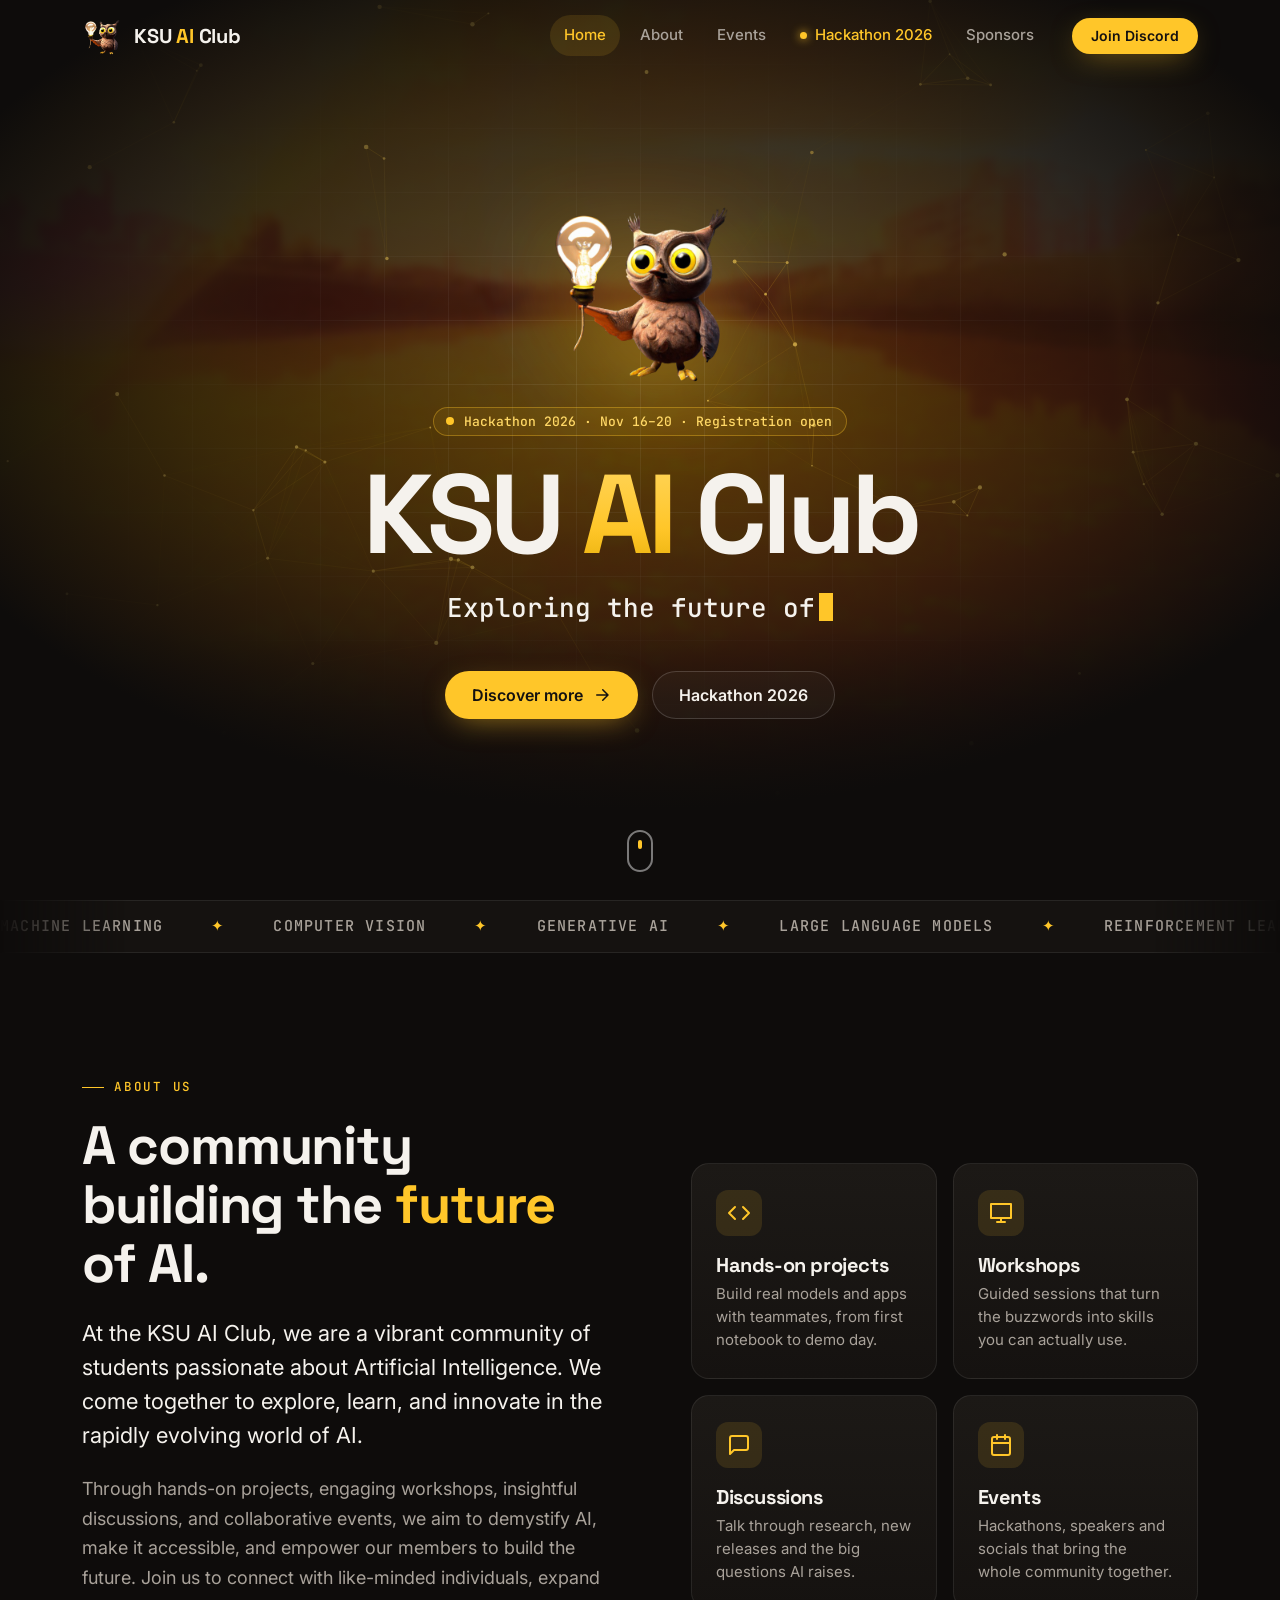
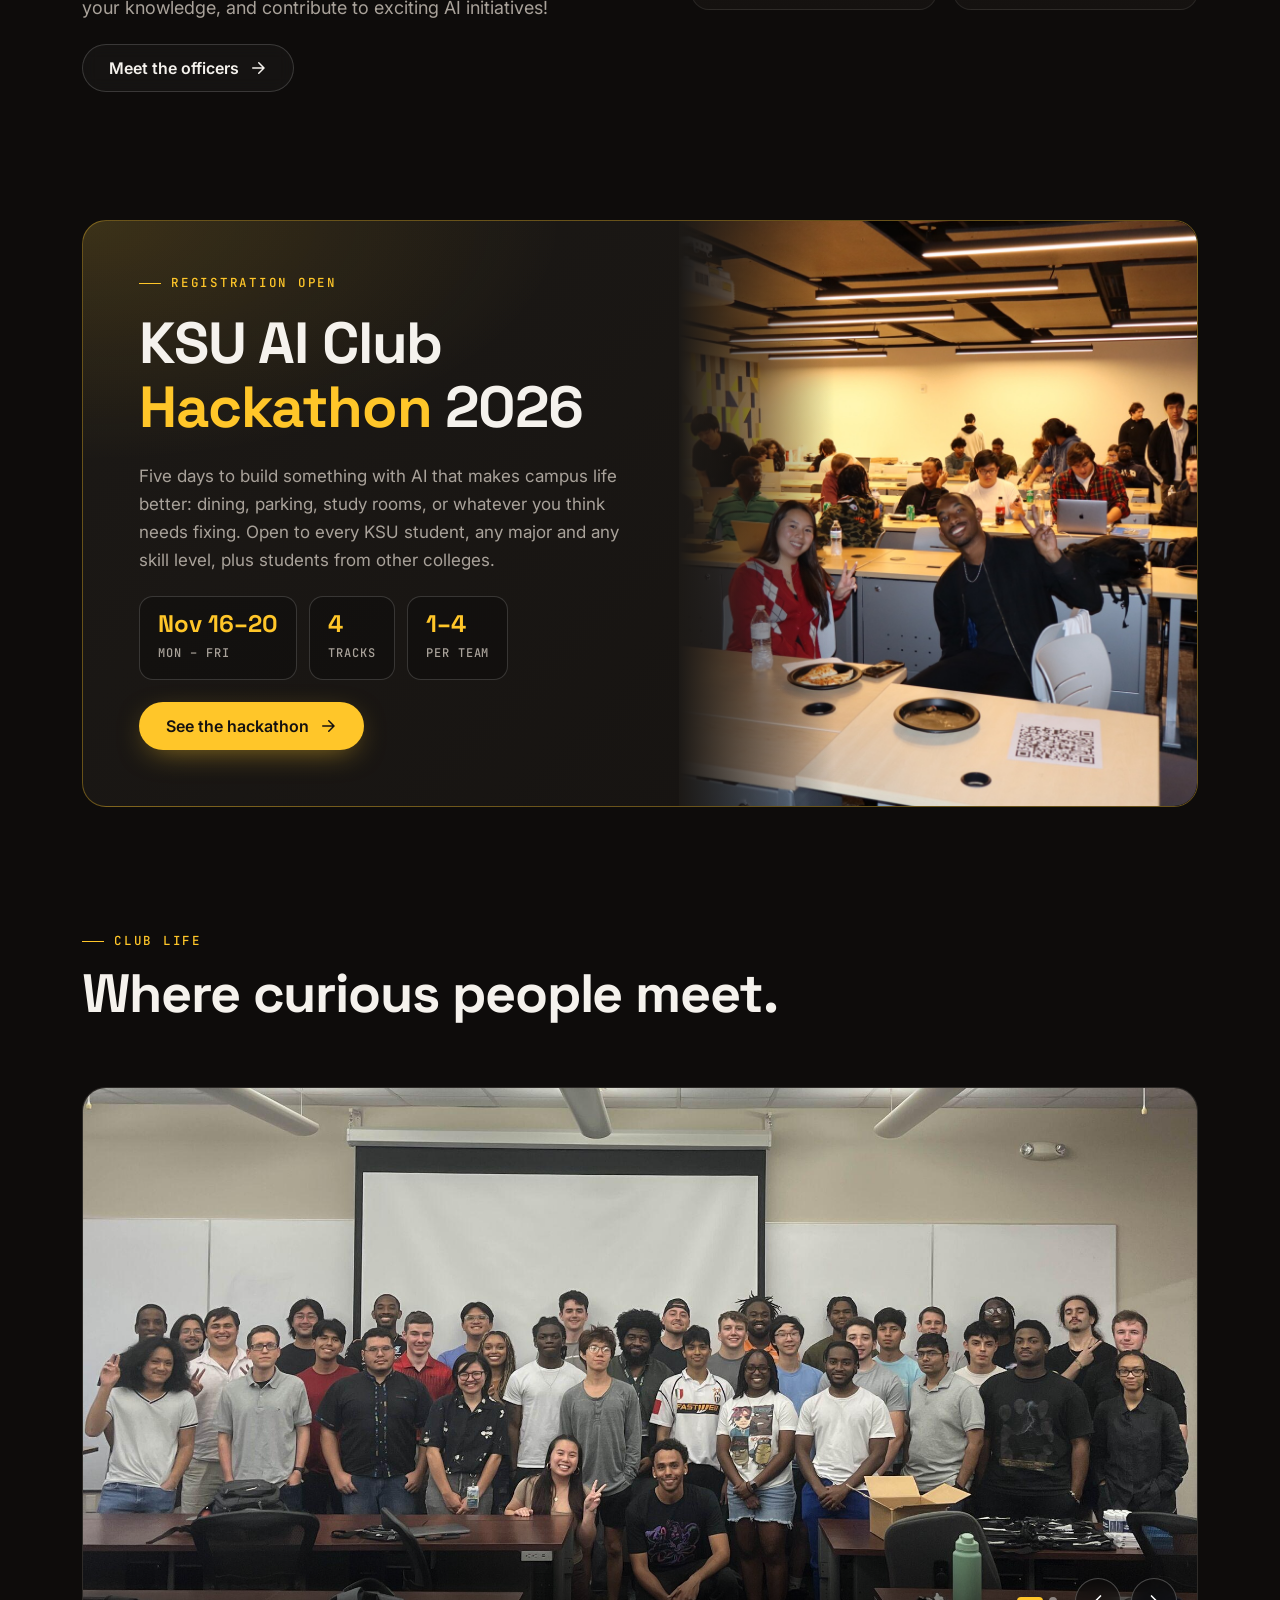
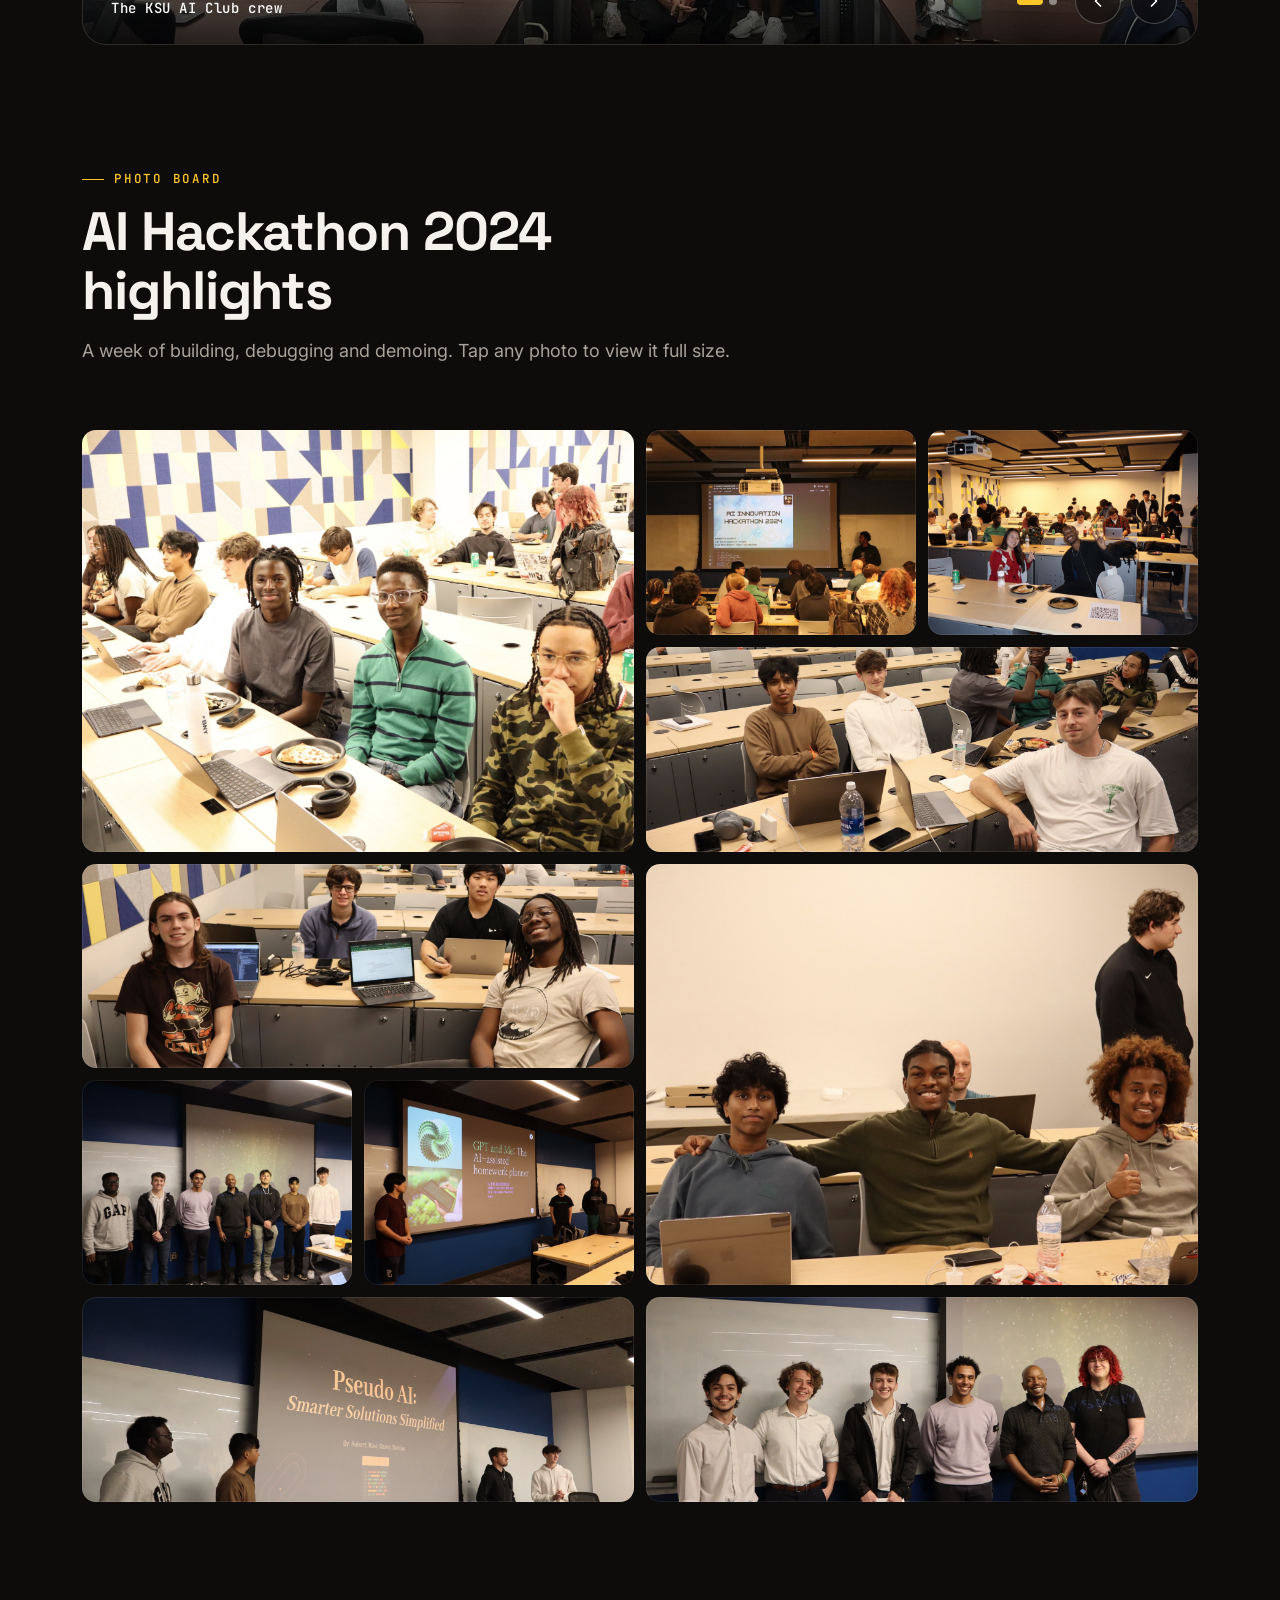
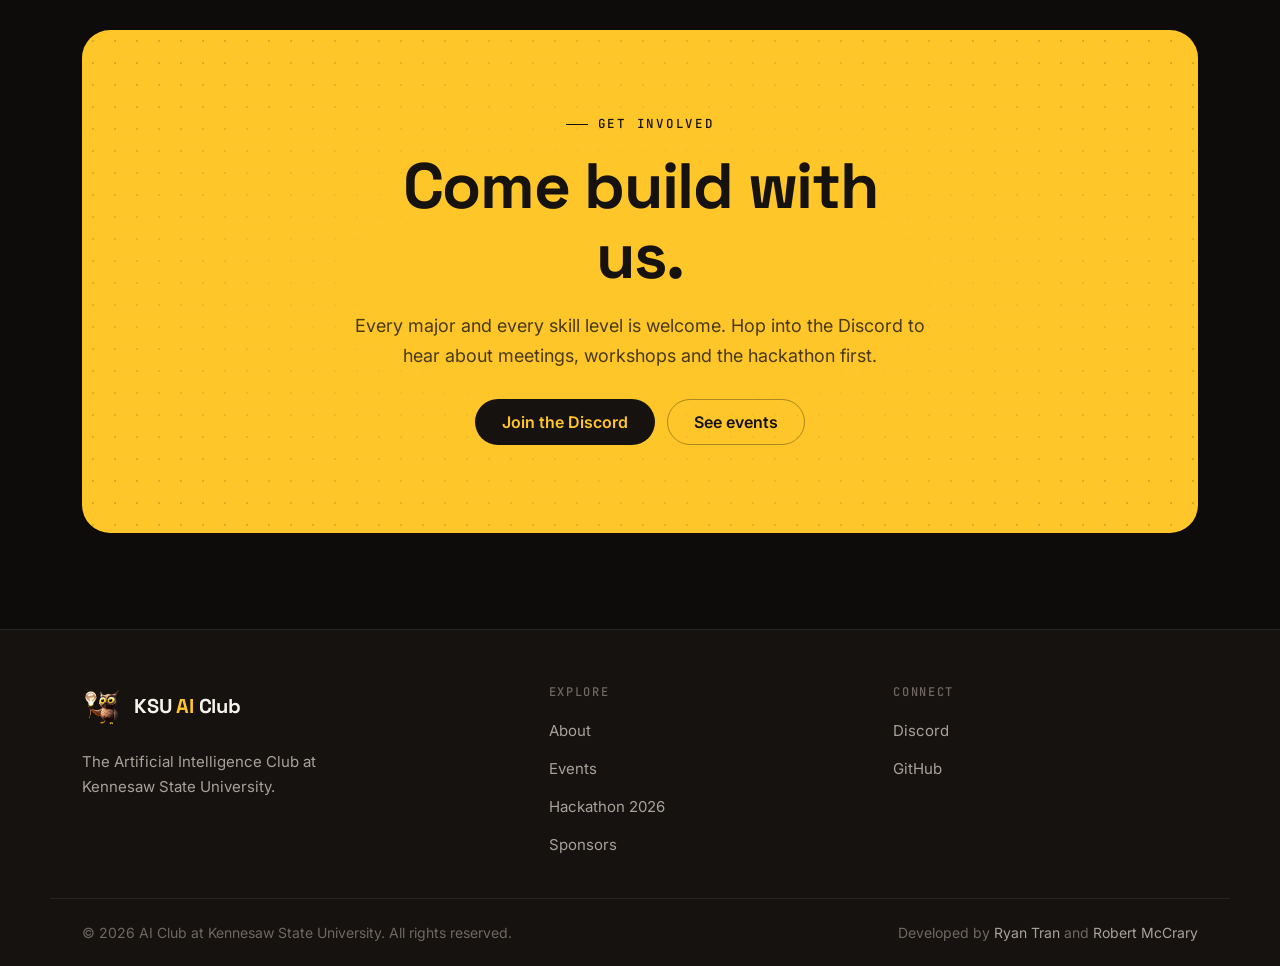
<file: index.html>
<!doctype html>
<html lang="en">
<head>
    <meta charset="utf-8">
    <meta name="viewport" content="width=device-width, initial-scale=1">
    <title>KSU AI Club</title>
    <meta name="description" content="The Artificial Intelligence Club at Kennesaw State University. Workshops, projects, hackathons and a community of students exploring the future of AI.">
    <meta name="theme-color" content="#0e0c0b">
    <meta property="og:title" content="KSU AI Club">
    <meta property="og:description" content="Exploring the future of Artificial Intelligence at Kennesaw State University.">
    <meta property="og:image" content="assets/group-photo.jpg">
    <link rel="icon" href="assets/favicon.png">
    <link rel="preconnect" href="https://fonts.googleapis.com">
    <link rel="preconnect" href="https://fonts.gstatic.com" crossorigin>
    <link rel="stylesheet" href="https://fonts.googleapis.com/css2?family=Inter:wght@400;500;600&family=JetBrains+Mono:wght@500&family=Space+Grotesk:wght@500;600;700&display=swap">
    <link rel="stylesheet" href="css/style.css">
    <script>document.documentElement.classList.add('js')</script>
    <script type="module" src="js/main.js"></script>
</head>
<body data-page="home">
    <a class="skip-link" href="#main">Skip to content</a>

    <header class="site-header">
        <nav class="nav container" aria-label="Main">
            <a class="brand" href="./"><img src="assets/logo.png" alt="" width="40" height="40"><span>KSU <b>AI</b> Club</span></a>
            <ul class="nav-links" id="nav-links">
                <li><a href="./" data-nav="home">Home</a></li>
                <li><a href="about" data-nav="about">About</a></li>
                <li><a href="events" data-nav="events">Events</a></li>
                <li><a class="nav-hot" href="hackathon">Hackathon 2026</a></li>
                <li><a href="sponsors" data-nav="sponsors">Sponsors</a></li>
            </ul>
            <a class="btn btn-primary btn-sm nav-cta" href="https://discord.gg/qSS56d5ZdS" target="_blank" rel="noopener">Join Discord</a>
            <button class="nav-toggle" type="button" aria-expanded="false" aria-controls="nav-links" aria-label="Open menu"><span></span><span></span></button>
        </nav>
    </header>

    <main id="main">
        <!-- Hero -->
        <section class="hero">
            <div class="hero-media" aria-hidden="true"></div>
            <div class="hero-grid" aria-hidden="true"></div>
            <canvas class="hero-canvas" aria-hidden="true"></canvas>

            <div class="hero-content">
                <img class="hero-logo" src="assets/logo.png" alt="KSU AI Club owl mascot holding a light bulb" width="200" height="200">
                <a class="hero-badge" href="hackathon"><span class="dot"></span>Hackathon 2026 &middot; Nov 16&ndash;20 &middot; Registration open</a>
                <h1>KSU <span class="gold">AI</span> Club</h1>
                <p class="typewriter" data-typewriter>Exploring the future of <span class="gold">Artificial Intelligence</span></p>
                <div class="hero-actions">
                    <a class="btn btn-primary" href="#about">Discover more
                        <svg viewBox="0 0 24 24" fill="none" stroke="currentColor" stroke-width="2" stroke-linecap="round" stroke-linejoin="round" aria-hidden="true"><path d="M5 12h14M13 5l7 7-7 7"/></svg>
                    </a>
                    <a class="btn btn-ghost" href="hackathon">Hackathon 2026</a>
                </div>
            </div>

            <a class="scroll-cue" href="#about" aria-label="Scroll to About"></a>
        </section>

        <div class="marquee" aria-hidden="true">
            <div class="marquee-track">
                <span>Machine Learning</span><span>Computer Vision</span><span>Generative AI</span><span>Large Language Models</span><span>Reinforcement Learning</span><span>Data Science</span><span>Robotics</span><span>AI Ethics</span>
                <span>Machine Learning</span><span>Computer Vision</span><span>Generative AI</span><span>Large Language Models</span><span>Reinforcement Learning</span><span>Data Science</span><span>Robotics</span><span>AI Ethics</span>
            </div>
        </div>

        <!-- About -->
        <section class="section" id="about">
            <div class="container about-grid">
                <div class="about-copy reveal">
                    <span class="eyebrow">About us</span>
                    <h2>A community building the <span class="gold">future</span> of AI.</h2>
                    <p class="lede">At the KSU AI Club, we are a vibrant community of students passionate about Artificial Intelligence. We come together to explore, learn, and innovate in the rapidly evolving world of AI.</p>
                    <p>Through hands-on projects, engaging workshops, insightful discussions, and collaborative events, we aim to demystify AI, make it accessible, and empower our members to build the future. Join us to connect with like-minded individuals, expand your knowledge, and contribute to exciting AI initiatives!</p>
                    <div>
                        <a class="btn btn-ghost" href="about">Meet the officers
                            <svg viewBox="0 0 24 24" fill="none" stroke="currentColor" stroke-width="2" stroke-linecap="round" stroke-linejoin="round" aria-hidden="true"><path d="M5 12h14M13 5l7 7-7 7"/></svg>
                        </a>
                    </div>
                </div>

                <div class="pillars">
                    <article class="pillar reveal">
                        <div class="pillar-icon"><svg viewBox="0 0 24 24" fill="none" stroke="currentColor" stroke-width="2" stroke-linecap="round" stroke-linejoin="round" aria-hidden="true"><path d="m16 18 6-6-6-6M8 6l-6 6 6 6"/></svg></div>
                        <h3>Hands-on projects</h3>
                        <p>Build real models and apps with teammates, from first notebook to demo day.</p>
                    </article>
                    <article class="pillar reveal" style="--delay: .08s">
                        <div class="pillar-icon"><svg viewBox="0 0 24 24" fill="none" stroke="currentColor" stroke-width="2" stroke-linecap="round" stroke-linejoin="round" aria-hidden="true"><path d="M2 3h20v14H2zM8 21h8M12 17v4"/></svg></div>
                        <h3>Workshops</h3>
                        <p>Guided sessions that turn the buzzwords into skills you can actually use.</p>
                    </article>
                    <article class="pillar reveal" style="--delay: .16s">
                        <div class="pillar-icon"><svg viewBox="0 0 24 24" fill="none" stroke="currentColor" stroke-width="2" stroke-linecap="round" stroke-linejoin="round" aria-hidden="true"><path d="M21 15a2 2 0 0 1-2 2H7l-4 4V5a2 2 0 0 1 2-2h14a2 2 0 0 1 2 2z"/></svg></div>
                        <h3>Discussions</h3>
                        <p>Talk through research, new releases and the big questions AI raises.</p>
                    </article>
                    <article class="pillar reveal" style="--delay: .24s">
                        <div class="pillar-icon"><svg viewBox="0 0 24 24" fill="none" stroke="currentColor" stroke-width="2" stroke-linecap="round" stroke-linejoin="round" aria-hidden="true"><path d="M8 2v4M16 2v4M3 10h18M5 4h14a2 2 0 0 1 2 2v14a2 2 0 0 1-2 2H5a2 2 0 0 1-2-2V6a2 2 0 0 1 2-2z"/></svg></div>
                        <h3>Events</h3>
                        <p>Hackathons, speakers and socials that bring the whole community together.</p>
                    </article>
                </div>
            </div>
        </section>

        <!-- Featured event -->
        <section class="section" style="padding-top: 0">
            <div class="container">
                <article class="feature-event reveal">
                    <div class="feature-event-body">
                        <span class="eyebrow">Registration open</span>
                        <h2>KSU AI Club <span class="gold">Hackathon</span> 2026</h2>
                        <p>Five days to build something with AI that makes campus life better: dining, parking, study rooms, or whatever you think needs fixing. Open to every KSU student, any major and any skill level, plus students from other colleges.</p>
                        <div class="stats">
                            <div class="stat"><strong>Nov 16&ndash;20</strong><span>Mon &ndash; Fri</span></div>
                            <div class="stat"><strong>4</strong><span>Tracks</span></div>
                            <div class="stat"><strong>1&ndash;4</strong><span>Per team</span></div>
                        </div>
                        <div>
                            <a class="btn btn-primary" href="hackathon">See the hackathon
                                <svg viewBox="0 0 24 24" fill="none" stroke="currentColor" stroke-width="2" stroke-linecap="round" stroke-linejoin="round" aria-hidden="true"><path d="M5 12h14M13 5l7 7-7 7"/></svg>
                            </a>
                        </div>
                    </div>
                    <div class="feature-event-media">
                        <img src="assets/ai-hackathon-3.jpg" alt="Students working on laptops at the KSU AI Hackathon" loading="lazy">
                    </div>
                </article>
            </div>
        </section>

        <!-- Club life carousel -->
        <section class="section" style="padding-top: 0">
            <div class="container">
                <div class="section-head reveal">
                    <span class="eyebrow">Club life</span>
                    <h2>Where curious people meet.</h2>
                </div>
                <div class="carousel reveal" data-carousel>
                    <figure class="carousel-slide is-active">
                        <img src="assets/group-photo.jpg" alt="KSU AI Club members posing for a group photo">
                        <figcaption>The KSU AI Club crew</figcaption>
                    </figure>
                    <figure class="carousel-slide">
                        <img src="assets/classroom-photo.jpg" alt="A KSU AI Club meeting in a classroom" loading="lazy">
                        <figcaption>A general meeting in session</figcaption>
                    </figure>
                    <div class="carousel-controls">
                        <div class="carousel-dots"></div>
                        <button class="icon-btn" type="button" data-prev aria-label="Previous photo"><svg viewBox="0 0 24 24" fill="none" stroke="currentColor" stroke-width="2" stroke-linecap="round" stroke-linejoin="round" aria-hidden="true"><path d="m15 18-6-6 6-6"/></svg></button>
                        <button class="icon-btn" type="button" data-next aria-label="Next photo"><svg viewBox="0 0 24 24" fill="none" stroke="currentColor" stroke-width="2" stroke-linecap="round" stroke-linejoin="round" aria-hidden="true"><path d="m9 18 6-6-6-6"/></svg></button>
                    </div>
                </div>
            </div>
        </section>

        <!-- Hackathon 2024 highlights -->
        <section class="section" style="padding-top: 0">
            <div class="container">
                <div class="section-head reveal">
                    <span class="eyebrow">Photo board</span>
                    <h2>AI Hackathon 2024 highlights</h2>
                    <p>A week of building, debugging and demoing. Tap any photo to view it full size.</p>
                </div>
                <div class="photo-grid reveal">
                    <button type="button" data-lightbox="assets/ai-hackathon-1.jpg" data-group="hack24"><img src="assets/ai-hackathon-1.jpg" alt="AI Hackathon 2024 photo 1" loading="lazy"></button>
                    <button type="button" data-lightbox="assets/ai-hackathon-2.jpg" data-group="hack24"><img src="assets/ai-hackathon-2.jpg" alt="AI Hackathon 2024 photo 2" loading="lazy"></button>
                    <button type="button" data-lightbox="assets/ai-hackathon-3.jpg" data-group="hack24"><img src="assets/ai-hackathon-3.jpg" alt="AI Hackathon 2024 photo 3" loading="lazy"></button>
                    <button type="button" data-lightbox="assets/ai-hackathon-4.jpg" data-group="hack24"><img src="assets/ai-hackathon-4.jpg" alt="AI Hackathon 2024 photo 4" loading="lazy"></button>
                    <button type="button" data-lightbox="assets/ai-hackathon-5.jpg" data-group="hack24"><img src="assets/ai-hackathon-5.jpg" alt="AI Hackathon 2024 photo 5" loading="lazy"></button>
                    <button type="button" data-lightbox="assets/ai-hackathon-6.jpg" data-group="hack24"><img src="assets/ai-hackathon-6.jpg" alt="AI Hackathon 2024 photo 6" loading="lazy"></button>
                    <button type="button" data-lightbox="assets/ai-hackathon-7.jpg" data-group="hack24"><img src="assets/ai-hackathon-7.jpg" alt="AI Hackathon 2024 photo 7" loading="lazy"></button>
                    <button type="button" data-lightbox="assets/ai-hackathon-8.jpg" data-group="hack24"><img src="assets/ai-hackathon-8.jpg" alt="AI Hackathon 2024 photo 8" loading="lazy"></button>
                    <button type="button" data-lightbox="assets/ai-hackathon-9.jpg" data-group="hack24"><img src="assets/ai-hackathon-9.jpg" alt="AI Hackathon 2024 photo 9" loading="lazy"></button>
                    <button type="button" data-lightbox="assets/ai-hackathon-10.jpg" data-group="hack24"><img src="assets/ai-hackathon-10.jpg" alt="AI Hackathon 2024 photo 10" loading="lazy"></button>
                </div>
            </div>
        </section>

        <!-- CTA -->
        <section class="container">
            <div class="cta-band reveal">
                <span class="eyebrow">Get involved</span>
                <h2>Come build with us.</h2>
                <p>Every major and every skill level is welcome. Hop into the Discord to hear about meetings, workshops and the hackathon first.</p>
                <div class="actions">
                    <a class="btn btn-dark" href="https://discord.gg/qSS56d5ZdS" target="_blank" rel="noopener">Join the Discord</a>
                    <a class="btn btn-outline-dark" href="events">See events</a>
                </div>
            </div>
        </section>
    </main>

    <footer class="site-footer">
        <div class="container footer-grid">
            <div class="footer-brand">
                <a class="brand" href="./"><img src="assets/logo.png" alt="" width="40" height="40"><span>KSU <b>AI</b> Club</span></a>
                <p>The Artificial Intelligence Club at Kennesaw State University.</p>
            </div>
            <div class="footer-col">
                <h4>Explore</h4>
                <ul>
                    <li><a href="about">About</a></li>
                    <li><a href="events">Events</a></li>
                    <li><a href="hackathon">Hackathon 2026</a></li>
                    <li><a href="sponsors">Sponsors</a></li>
                </ul>
            </div>
            <div class="footer-col">
                <h4>Connect</h4>
                <ul>
                    <li><a href="https://discord.gg/qSS56d5ZdS" target="_blank" rel="noopener">Discord</a></li>
                    <li><a href="https://github.com/RobertLMcCrary/KSU-AI-Club-Site" target="_blank" rel="noopener">GitHub</a></li>
                </ul>
            </div>
        </div>
        <div class="container footer-bottom">
            <span>&copy; <span data-year>2026</span> AI Club at Kennesaw State University. All rights reserved.</span>
            <span>Developed by <a href="https://www.linkedin.com/in/ryantren/" target="_blank" rel="noopener">Ryan Tran</a> and <a href="https://www.linkedin.com/in/robertlmccrary/" target="_blank" rel="noopener">Robert McCrary</a></span>
        </div>
    </footer>
</body>
</html>
</file>
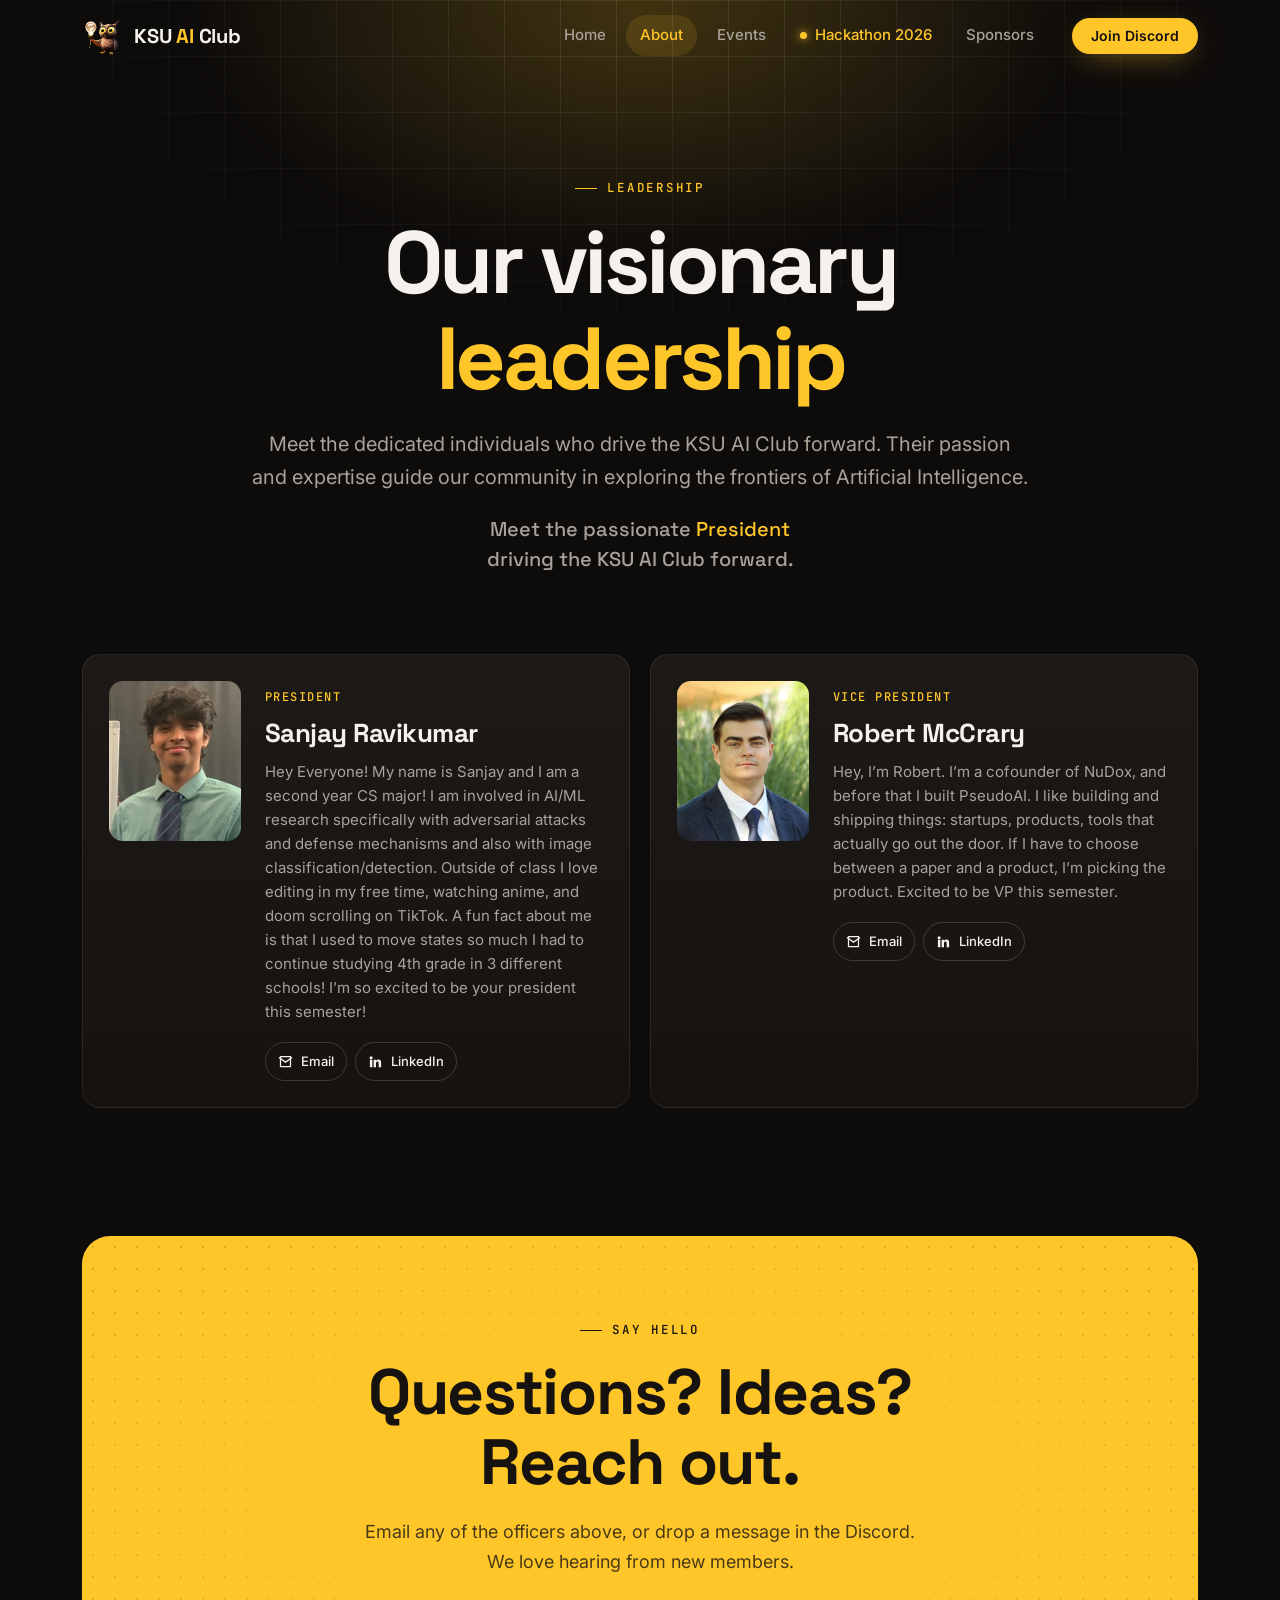
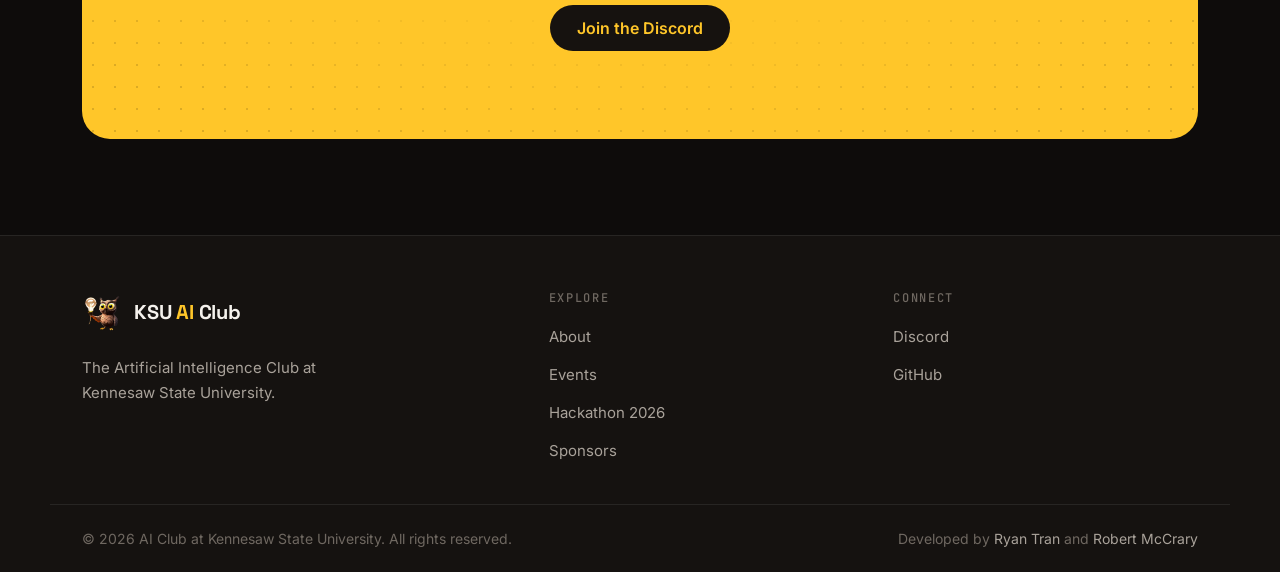
<file: about.html>
<!doctype html>
<html lang="en">
<head>
    <meta charset="utf-8">
    <meta name="viewport" content="width=device-width, initial-scale=1">
    <title>About · KSU AI Club</title>
    <meta name="description" content="Meet the officers who lead the KSU AI Club.">
    <meta name="theme-color" content="#0e0c0b">
    <meta property="og:title" content="About · KSU AI Club">
    <meta property="og:description" content="Meet the officers who lead the KSU AI Club.">
    <meta property="og:image" content="assets/group-photo.jpg">
    <link rel="icon" href="assets/favicon.png">
    <link rel="preconnect" href="https://fonts.googleapis.com">
    <link rel="preconnect" href="https://fonts.gstatic.com" crossorigin>
    <link rel="stylesheet" href="https://fonts.googleapis.com/css2?family=Inter:wght@400;500;600&family=JetBrains+Mono:wght@500&family=Space+Grotesk:wght@500;600;700&display=swap">
    <link rel="stylesheet" href="css/style.css">
    <script>document.documentElement.classList.add('js')</script>
    <script type="module" src="js/main.js"></script>
</head>
<body data-page="about">
    <a class="skip-link" href="#main">Skip to content</a>

    <header class="site-header">
        <nav class="nav container" aria-label="Main">
            <a class="brand" href="./"><img src="assets/logo.png" alt="" width="40" height="40"><span>KSU <b>AI</b> Club</span></a>
            <ul class="nav-links" id="nav-links">
                <li><a href="./" data-nav="home">Home</a></li>
                <li><a href="about" data-nav="about">About</a></li>
                <li><a href="events" data-nav="events">Events</a></li>
                <li><a class="nav-hot" href="hackathon">Hackathon 2026</a></li>
                <li><a href="sponsors" data-nav="sponsors">Sponsors</a></li>
            </ul>
            <a class="btn btn-primary btn-sm nav-cta" href="https://discord.gg/qSS56d5ZdS" target="_blank" rel="noopener">Join Discord</a>
            <button class="nav-toggle" type="button" aria-expanded="false" aria-controls="nav-links" aria-label="Open menu"><span></span><span></span></button>
        </nav>
    </header>

    <main id="main">
        <section class="page-hero">
            <div class="container">
                <span class="eyebrow">Leadership</span>
                <h1>Our visionary <span class="gold">leadership</span></h1>
                <p>Meet the dedicated individuals who drive the KSU AI Club forward. Their passion and expertise guide our community in exploring the frontiers of Artificial Intelligence.</p>
                <p class="flip-line">Meet the passionate <span class="flip-word" data-flip="President|Vice President">President</span><br>driving the KSU AI Club forward.</p>
            </div>
        </section>

        <section class="section" style="padding-top: 0">
            <div class="container leaders">
                <article class="leader reveal">
                    <div class="leader-photo"><img src="assets/treasurer.jpg" alt="Sanjay Ravikumar" loading="lazy"></div>
                    <div>
                        <span class="leader-role">President</span>
                        <h3>Sanjay Ravikumar</h3>
                        <p>Hey Everyone! My name is Sanjay and I am a second year CS major! I am involved in AI/ML research specifically with adversarial attacks and defense mechanisms and also with image classification/detection. Outside of class I love editing in my free time, watching anime, and doom scrolling on TikTok. A fun fact about me is that I used to move states so much I had to continue studying 4th grade in 3 different schools! I&rsquo;m so excited to be your president this semester!</p>
                        <div class="leader-links">
                            <a class="chip" href="mailto:sraviku1@students.kennesaw.edu"><svg viewBox="0 0 24 24" fill="none" stroke="currentColor" stroke-width="2" stroke-linecap="round" stroke-linejoin="round" aria-hidden="true"><path d="M4 4h16v16H4z"/><path d="m22 6-10 7L2 6"/></svg>Email</a>
                            <a class="chip" href="https://www.linkedin.com/in/sanjaykravikumar/" target="_blank" rel="noopener"><svg viewBox="0 0 24 24" fill="currentColor" aria-hidden="true"><path d="M4.98 3.5a2.5 2.5 0 1 1 0 5 2.5 2.5 0 0 1 0-5zM3 9h4v12H3zM9 9h3.8v1.7h.05c.53-1 1.84-2.05 3.79-2.05C20.6 8.65 21 11.1 21 14.3V21h-4v-5.9c0-1.4-.03-3.2-1.95-3.2-1.95 0-2.25 1.52-2.25 3.1V21H9z"/></svg>LinkedIn</a>
                        </div>
                    </div>
                </article>

                <article class="leader reveal" style="--delay: .08s">
                    <div class="leader-photo"><img src="assets/vice-president.jpg" alt="Robert McCrary" loading="lazy"></div>
                    <div>
                        <span class="leader-role">Vice President</span>
                        <h3>Robert McCrary</h3>
                        <p>Hey, I&rsquo;m Robert. I&rsquo;m a cofounder of NuDox, and before that I built PseudoAI. I like building and shipping things: startups, products, tools that actually go out the door. If I have to choose between a paper and a product, I&rsquo;m picking the product. Excited to be VP this semester.</p>
                        <div class="leader-links">
                            <a class="chip" href="mailto:rmccrar6@students.kennesaw.edu"><svg viewBox="0 0 24 24" fill="none" stroke="currentColor" stroke-width="2" stroke-linecap="round" stroke-linejoin="round" aria-hidden="true"><path d="M4 4h16v16H4z"/><path d="m22 6-10 7L2 6"/></svg>Email</a>
                            <a class="chip" href="https://www.linkedin.com/in/robertlmccrary/" target="_blank" rel="noopener"><svg viewBox="0 0 24 24" fill="currentColor" aria-hidden="true"><path d="M4.98 3.5a2.5 2.5 0 1 1 0 5 2.5 2.5 0 0 1 0-5zM3 9h4v12H3zM9 9h3.8v1.7h.05c.53-1 1.84-2.05 3.79-2.05C20.6 8.65 21 11.1 21 14.3V21h-4v-5.9c0-1.4-.03-3.2-1.95-3.2-1.95 0-2.25 1.52-2.25 3.1V21H9z"/></svg>LinkedIn</a>
                        </div>
                    </div>
                </article>
            </div>
        </section>

        <section class="container">
            <div class="cta-band reveal">
                <span class="eyebrow">Say hello</span>
                <h2>Questions? Ideas? Reach out.</h2>
                <p>Email any of the officers above, or drop a message in the Discord. We love hearing from new members.</p>
                <div class="actions">
                    <a class="btn btn-dark" href="https://discord.gg/qSS56d5ZdS" target="_blank" rel="noopener">Join the Discord</a>
                </div>
            </div>
        </section>
    </main>

    <footer class="site-footer">
        <div class="container footer-grid">
            <div class="footer-brand">
                <a class="brand" href="./"><img src="assets/logo.png" alt="" width="40" height="40"><span>KSU <b>AI</b> Club</span></a>
                <p>The Artificial Intelligence Club at Kennesaw State University.</p>
            </div>
            <div class="footer-col">
                <h4>Explore</h4>
                <ul>
                    <li><a href="about">About</a></li>
                    <li><a href="events">Events</a></li>
                    <li><a href="hackathon">Hackathon 2026</a></li>
                    <li><a href="sponsors">Sponsors</a></li>
                </ul>
            </div>
            <div class="footer-col">
                <h4>Connect</h4>
                <ul>
                    <li><a href="https://discord.gg/qSS56d5ZdS" target="_blank" rel="noopener">Discord</a></li>
                    <li><a href="https://github.com/RobertLMcCrary/KSU-AI-Club-Site" target="_blank" rel="noopener">GitHub</a></li>
                </ul>
            </div>
        </div>
        <div class="container footer-bottom">
            <span>&copy; <span data-year>2026</span> AI Club at Kennesaw State University. All rights reserved.</span>
            <span>Developed by <a href="https://www.linkedin.com/in/ryantren/" target="_blank" rel="noopener">Ryan Tran</a> and <a href="https://www.linkedin.com/in/robertlmccrary/" target="_blank" rel="noopener">Robert McCrary</a></span>
        </div>
    </footer>
</body>
</html>
</file>
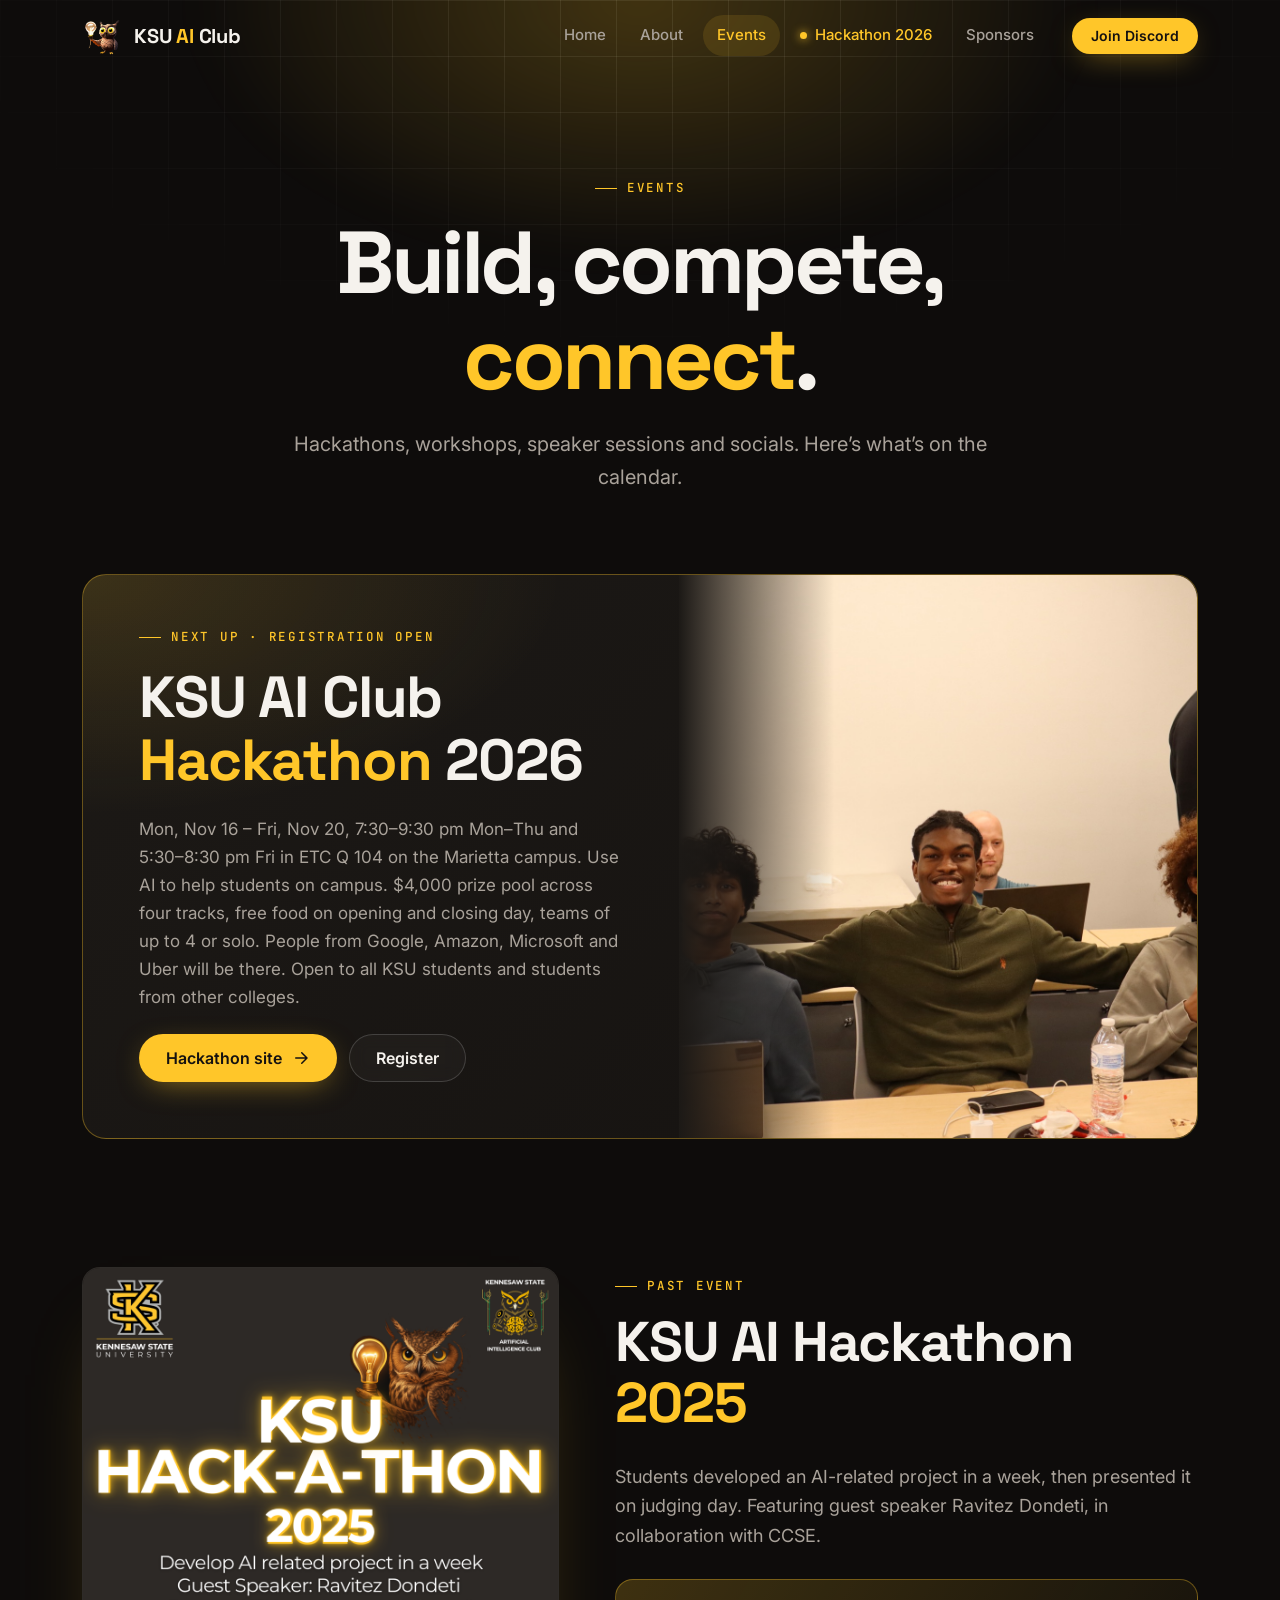
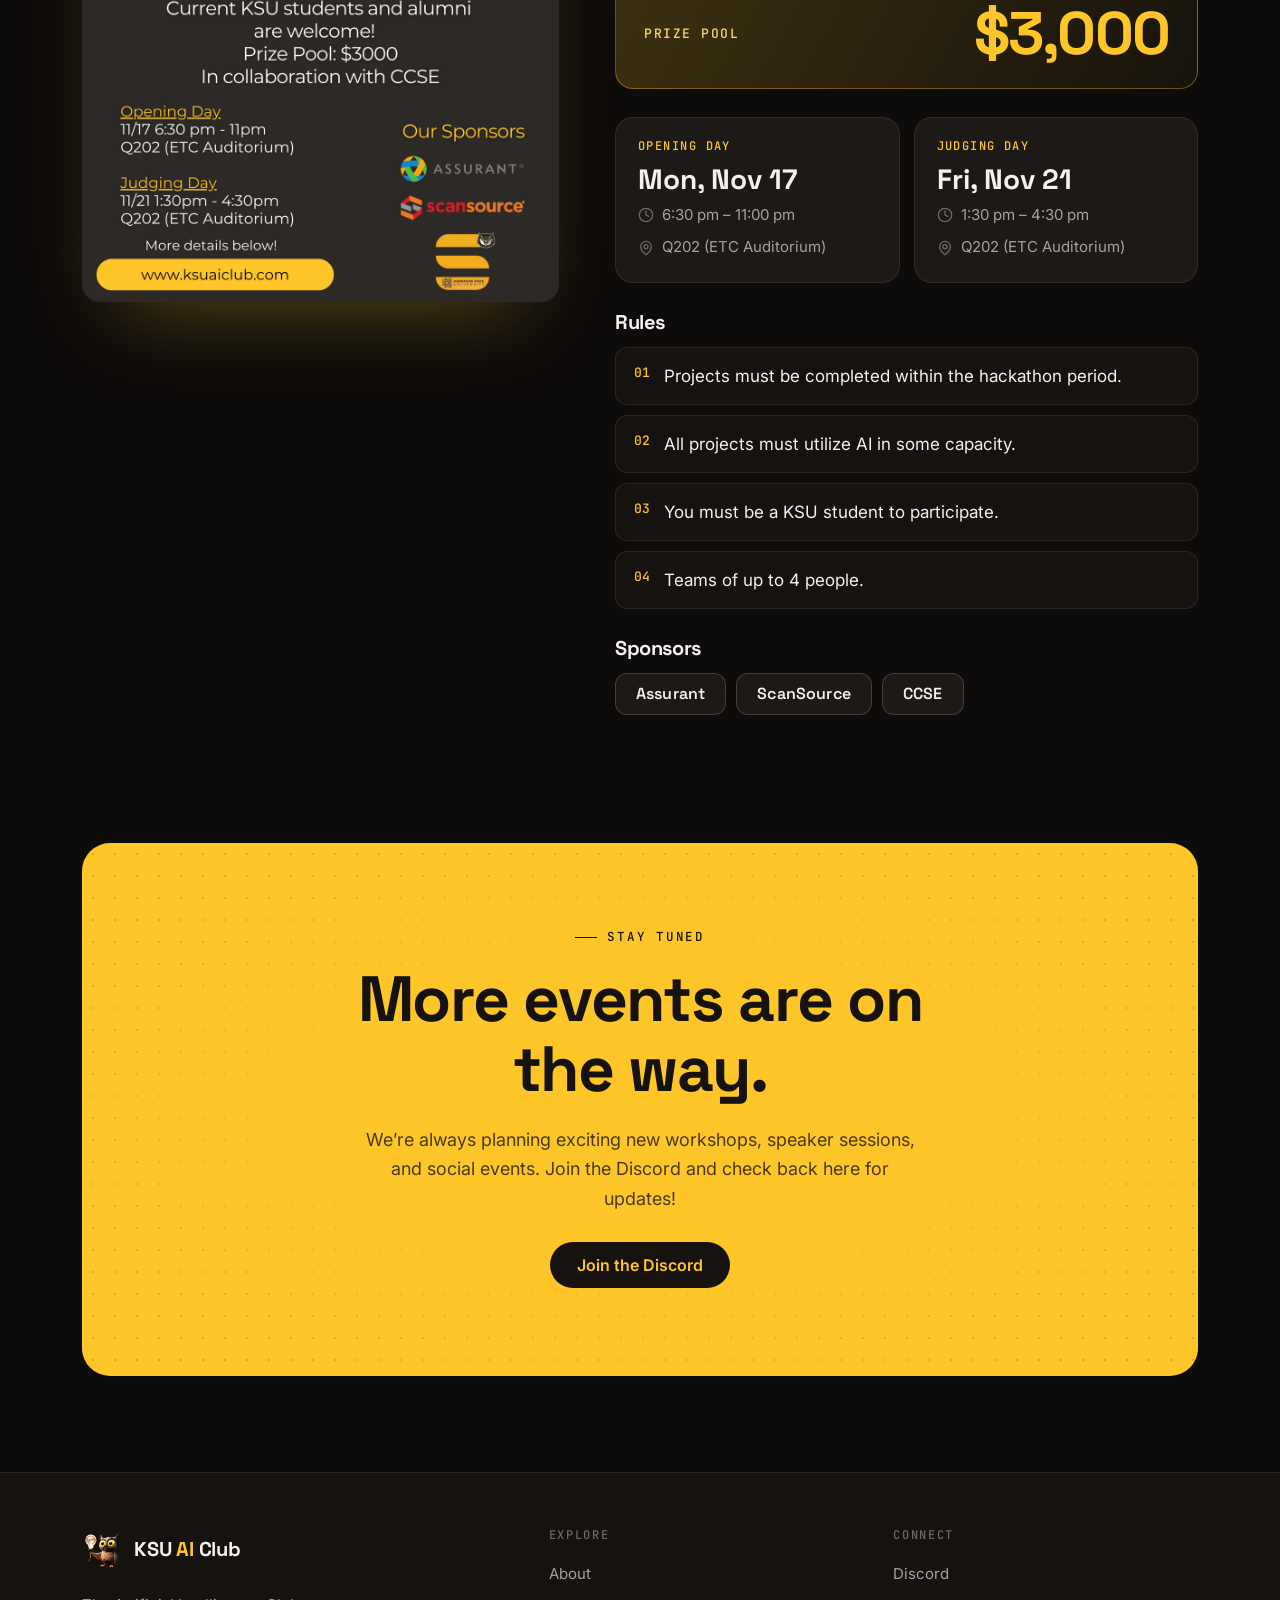
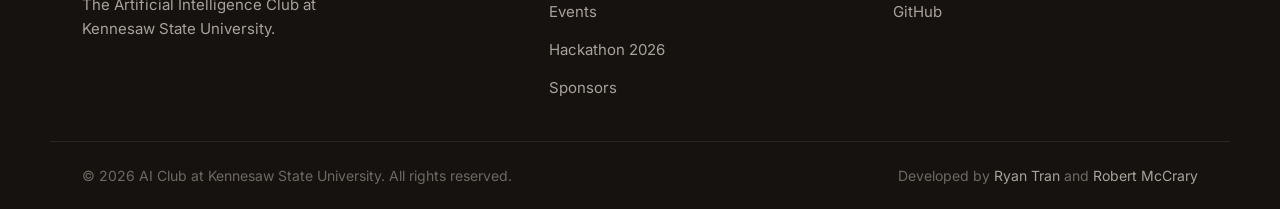
<file: events.html>
<!doctype html>
<html lang="en">
<head>
    <meta charset="utf-8">
    <meta name="viewport" content="width=device-width, initial-scale=1">
    <title>Events · KSU AI Club</title>
    <meta name="description" content="Hackathons, workshops and events from the KSU AI Club.">
    <meta name="theme-color" content="#0e0c0b">
    <meta property="og:title" content="Events · KSU AI Club">
    <meta property="og:description" content="Hackathons, workshops and events from the KSU AI Club.">
    <meta property="og:image" content="assets/group-photo.jpg">
    <link rel="icon" href="assets/favicon.png">
    <link rel="preconnect" href="https://fonts.googleapis.com">
    <link rel="preconnect" href="https://fonts.gstatic.com" crossorigin>
    <link rel="stylesheet" href="https://fonts.googleapis.com/css2?family=Inter:wght@400;500;600&family=JetBrains+Mono:wght@500&family=Space+Grotesk:wght@500;600;700&display=swap">
    <link rel="stylesheet" href="css/style.css">
    <script>document.documentElement.classList.add('js')</script>
    <script type="module" src="js/main.js"></script>
</head>
<body data-page="events">
    <a class="skip-link" href="#main">Skip to content</a>

    <header class="site-header">
        <nav class="nav container" aria-label="Main">
            <a class="brand" href="./"><img src="assets/logo.png" alt="" width="40" height="40"><span>KSU <b>AI</b> Club</span></a>
            <ul class="nav-links" id="nav-links">
                <li><a href="./" data-nav="home">Home</a></li>
                <li><a href="about" data-nav="about">About</a></li>
                <li><a href="events" data-nav="events">Events</a></li>
                <li><a class="nav-hot" href="hackathon">Hackathon 2026</a></li>
                <li><a href="sponsors" data-nav="sponsors">Sponsors</a></li>
            </ul>
            <a class="btn btn-primary btn-sm nav-cta" href="https://discord.gg/qSS56d5ZdS" target="_blank" rel="noopener">Join Discord</a>
            <button class="nav-toggle" type="button" aria-expanded="false" aria-controls="nav-links" aria-label="Open menu"><span></span><span></span></button>
        </nav>
    </header>

    <main id="main">
        <section class="page-hero">
            <div class="container">
                <span class="eyebrow">Events</span>
                <h1>Build, compete, <span class="gold">connect</span>.</h1>
                <p>Hackathons, workshops, speaker sessions and socials. Here&rsquo;s what&rsquo;s on the calendar.</p>
            </div>
        </section>

        <section class="section" style="padding-top: 0">
            <div class="container">
                <article class="feature-event reveal">
                    <div class="feature-event-body">
                        <span class="eyebrow">Next up &middot; Registration open</span>
                        <h2>KSU AI Club <span class="gold">Hackathon</span> 2026</h2>
                        <p>Mon, Nov 16 &ndash; Fri, Nov 20, 7:30&ndash;9:30 pm Mon&ndash;Thu and 5:30&ndash;8:30 pm Fri in ETC Q 104 on the Marietta campus. Use AI to help students on campus. $4,000 prize pool across four tracks, free food on opening and closing day, teams of up to 4 or solo. People from Google, Amazon, Microsoft and Uber will be there. Open to all KSU students and students from other colleges.</p>
                        <div class="event-actions">
                            <a class="btn btn-primary" href="hackathon">Hackathon site
                                <svg viewBox="0 0 24 24" fill="none" stroke="currentColor" stroke-width="2" stroke-linecap="round" stroke-linejoin="round" aria-hidden="true"><path d="M5 12h14M13 5l7 7-7 7"/></svg>
                            </a>
                            <a class="btn btn-ghost" href="https://docs.google.com/forms/d/e/1FAIpQLScMT87i3wrleDypJZGnVr5LCt0ofCA0GnO-I5FgZMTHDfvAzA/viewform" target="_blank" rel="noopener">Register</a>
                        </div>
                    </div>
                    <div class="feature-event-media">
                        <img src="assets/ai-hackathon-6.jpg" alt="Students at a past KSU AI Club hackathon" loading="lazy">
                    </div>
                </article>
            </div>
        </section>

        <section class="section" style="padding-top: 0">
            <div class="container event">
                <button class="event-poster reveal" type="button" data-lightbox="assets/ai-hackathon-image2.png">
                    <img src="assets/ai-hackathon-image2.png" alt="KSU Hack-A-Thon 2025 poster: develop an AI-related project in a week, $3000 prize pool, sponsored by Assurant and ScanSource">
                </button>

                <div class="event-body">
                    <div class="reveal">
                        <span class="eyebrow">Past event</span>
                        <h2 style="margin-top: 16px">KSU AI Hackathon <span class="gold">2025</span></h2>
                    </div>
                    <p class="reveal">Students developed an AI-related project in a week, then presented it on judging day. Featuring guest speaker Ravitez Dondeti, in collaboration with CCSE.</p>

                    <div class="prize reveal">
                        <span>Prize pool</span>
                        <strong>$3,000</strong>
                    </div>

                    <div class="timeline reveal">
                        <div class="when">
                            <div class="when-label">Opening day</div>
                            <div class="when-date">Mon, Nov 17</div>
                            <div class="when-time"><svg viewBox="0 0 24 24" fill="none" stroke="currentColor" stroke-width="2" stroke-linecap="round" stroke-linejoin="round" aria-hidden="true"><circle cx="12" cy="12" r="10"/><path d="M12 6v6l4 2"/></svg>6:30 pm &ndash; 11:00 pm</div>
                            <div class="when-place"><svg viewBox="0 0 24 24" fill="none" stroke="currentColor" stroke-width="2" stroke-linecap="round" stroke-linejoin="round" aria-hidden="true"><path d="M20 10c0 6-8 12-8 12S4 16 4 10a8 8 0 0 1 16 0z"/><circle cx="12" cy="10" r="3"/></svg>Q202 (ETC Auditorium)</div>
                        </div>
                        <div class="when">
                            <div class="when-label">Judging day</div>
                            <div class="when-date">Fri, Nov 21</div>
                            <div class="when-time"><svg viewBox="0 0 24 24" fill="none" stroke="currentColor" stroke-width="2" stroke-linecap="round" stroke-linejoin="round" aria-hidden="true"><circle cx="12" cy="12" r="10"/><path d="M12 6v6l4 2"/></svg>1:30 pm &ndash; 4:30 pm</div>
                            <div class="when-place"><svg viewBox="0 0 24 24" fill="none" stroke="currentColor" stroke-width="2" stroke-linecap="round" stroke-linejoin="round" aria-hidden="true"><path d="M20 10c0 6-8 12-8 12S4 16 4 10a8 8 0 0 1 16 0z"/><circle cx="12" cy="10" r="3"/></svg>Q202 (ETC Auditorium)</div>
                        </div>
                    </div>

                    <div class="info-block reveal">
                        <h3>Rules</h3>
                        <ol class="rules">
                            <li>Projects must be completed within the hackathon period.</li>
                            <li>All projects must utilize AI in some capacity.</li>
                            <li>You must be a KSU student to participate.</li>
                            <li>Teams of up to 4 people.</li>
                        </ol>
                    </div>

                    <div class="info-block reveal">
                        <h3>Sponsors</h3>
                        <div class="sponsor-row">
                            <span class="sponsor-pill">Assurant</span>
                            <span class="sponsor-pill">ScanSource</span>
                            <span class="sponsor-pill">CCSE</span>
                        </div>
                    </div>

                </div>
            </div>
        </section>

        <section class="container">
            <div class="cta-band reveal">
                <span class="eyebrow">Stay tuned</span>
                <h2>More events are on the way.</h2>
                <p>We&rsquo;re always planning exciting new workshops, speaker sessions, and social events. Join the Discord and check back here for updates!</p>
                <div class="actions">
                    <a class="btn btn-dark" href="https://discord.gg/qSS56d5ZdS" target="_blank" rel="noopener">Join the Discord</a>
                </div>
            </div>
        </section>
    </main>

    <footer class="site-footer">
        <div class="container footer-grid">
            <div class="footer-brand">
                <a class="brand" href="./"><img src="assets/logo.png" alt="" width="40" height="40"><span>KSU <b>AI</b> Club</span></a>
                <p>The Artificial Intelligence Club at Kennesaw State University.</p>
            </div>
            <div class="footer-col">
                <h4>Explore</h4>
                <ul>
                    <li><a href="about">About</a></li>
                    <li><a href="events">Events</a></li>
                    <li><a href="hackathon">Hackathon 2026</a></li>
                    <li><a href="sponsors">Sponsors</a></li>
                </ul>
            </div>
            <div class="footer-col">
                <h4>Connect</h4>
                <ul>
                    <li><a href="https://discord.gg/qSS56d5ZdS" target="_blank" rel="noopener">Discord</a></li>
                    <li><a href="https://github.com/RobertLMcCrary/KSU-AI-Club-Site" target="_blank" rel="noopener">GitHub</a></li>
                </ul>
            </div>
        </div>
        <div class="container footer-bottom">
            <span>&copy; <span data-year>2026</span> AI Club at Kennesaw State University. All rights reserved.</span>
            <span>Developed by <a href="https://www.linkedin.com/in/ryantren/" target="_blank" rel="noopener">Ryan Tran</a> and <a href="https://www.linkedin.com/in/robertlmccrary/" target="_blank" rel="noopener">Robert McCrary</a></span>
        </div>
    </footer>
</body>
</html>
</file>
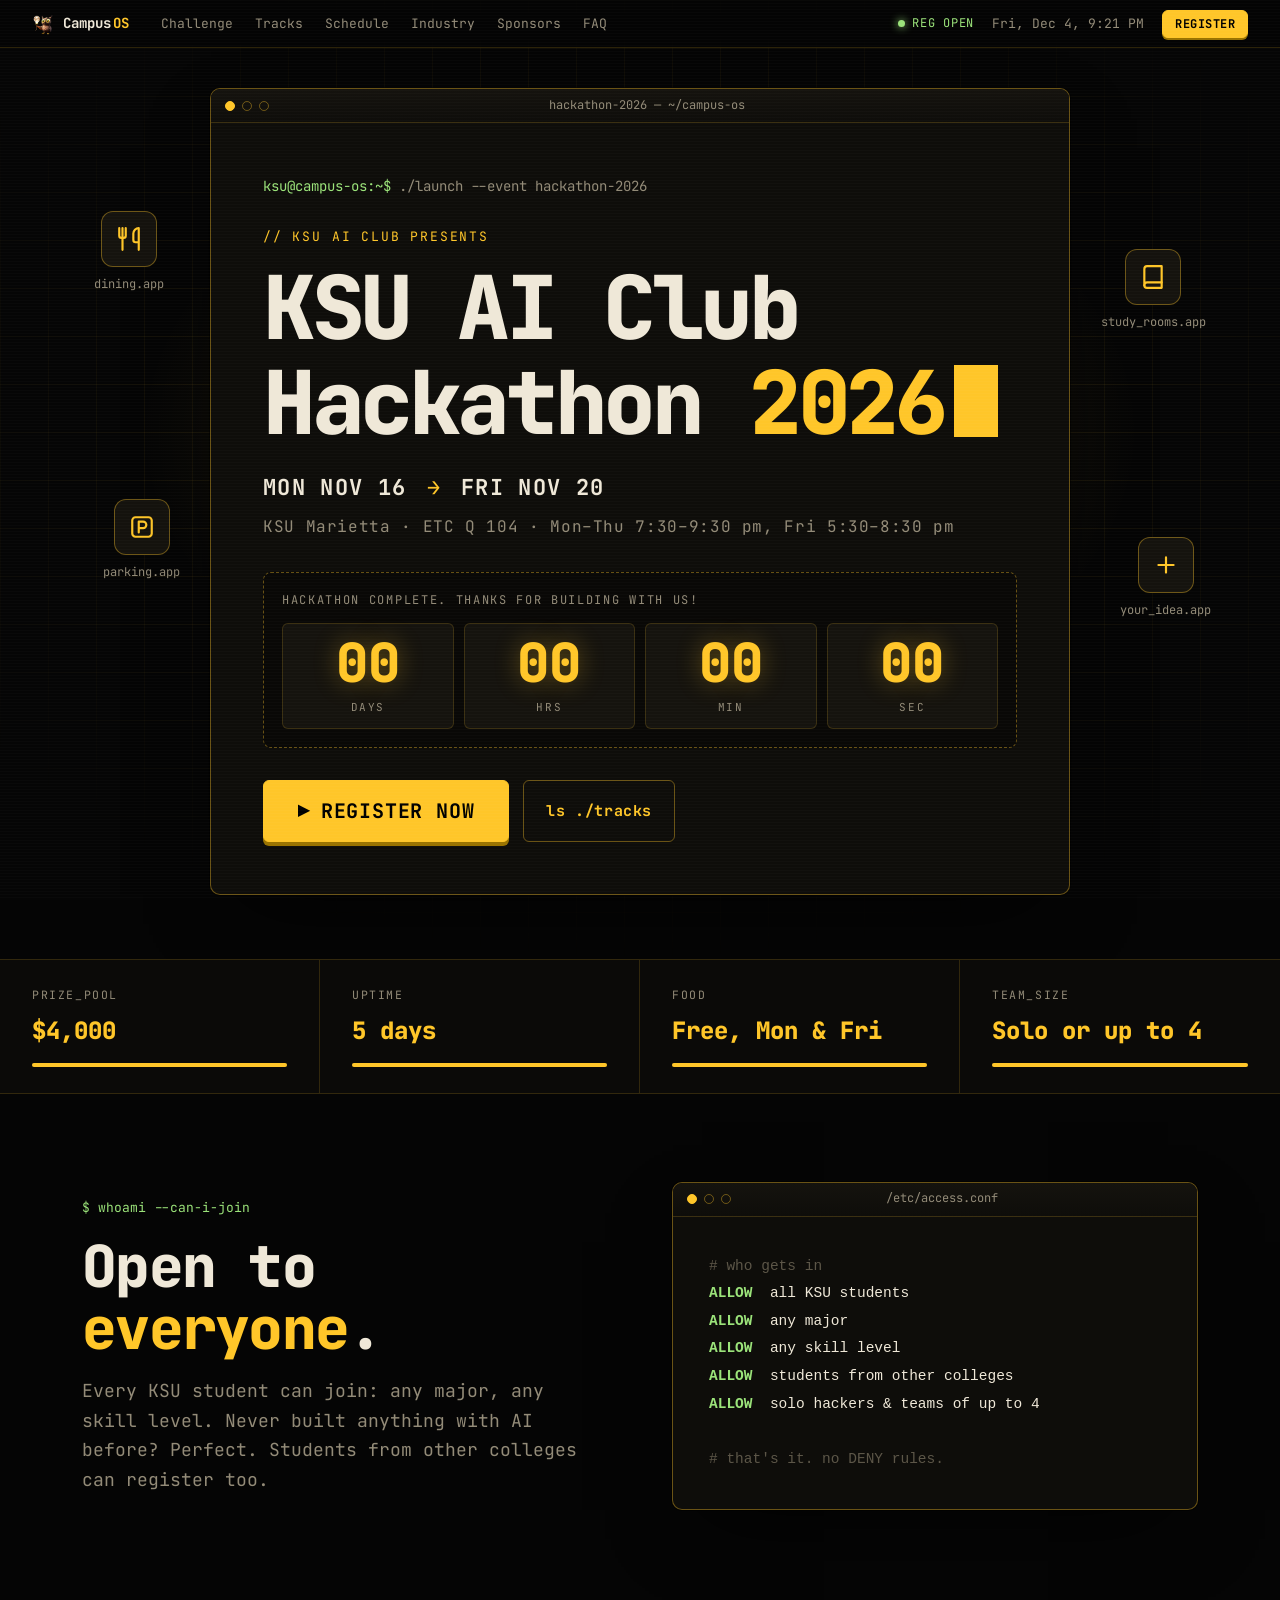
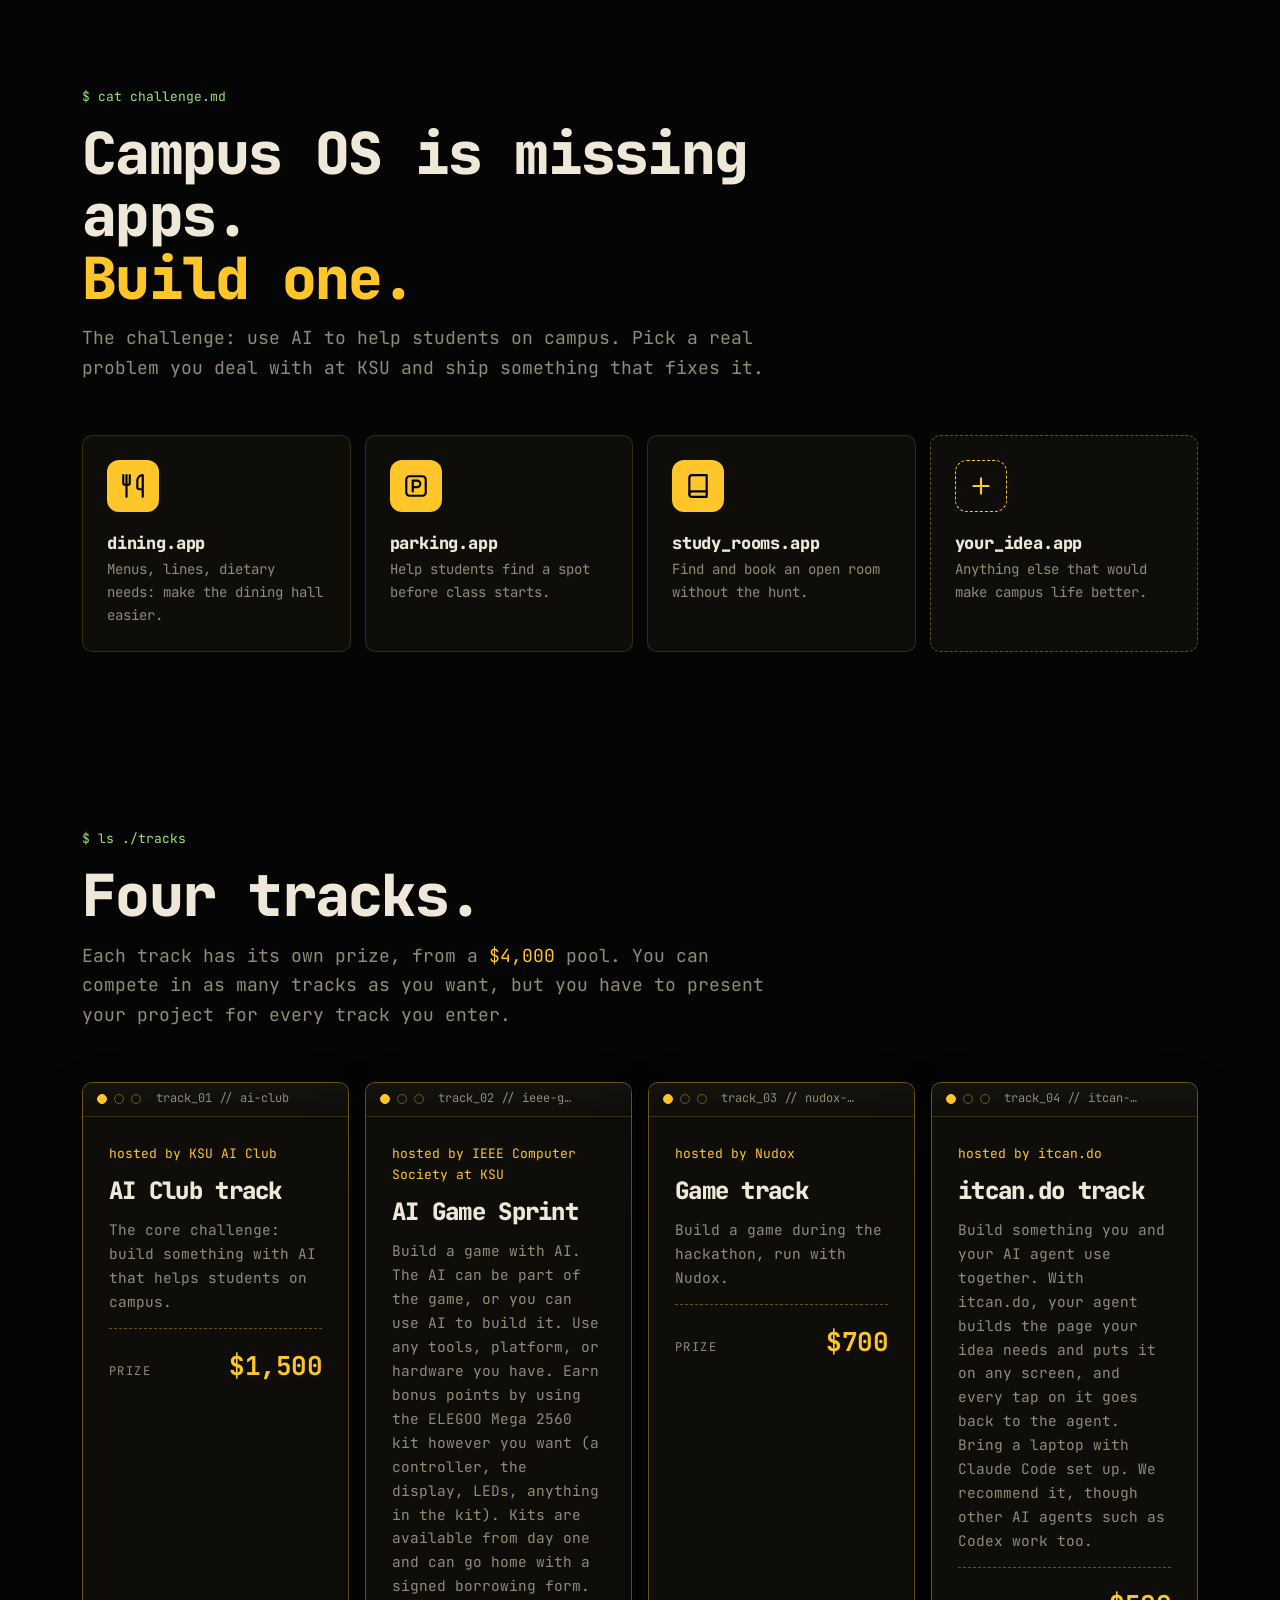
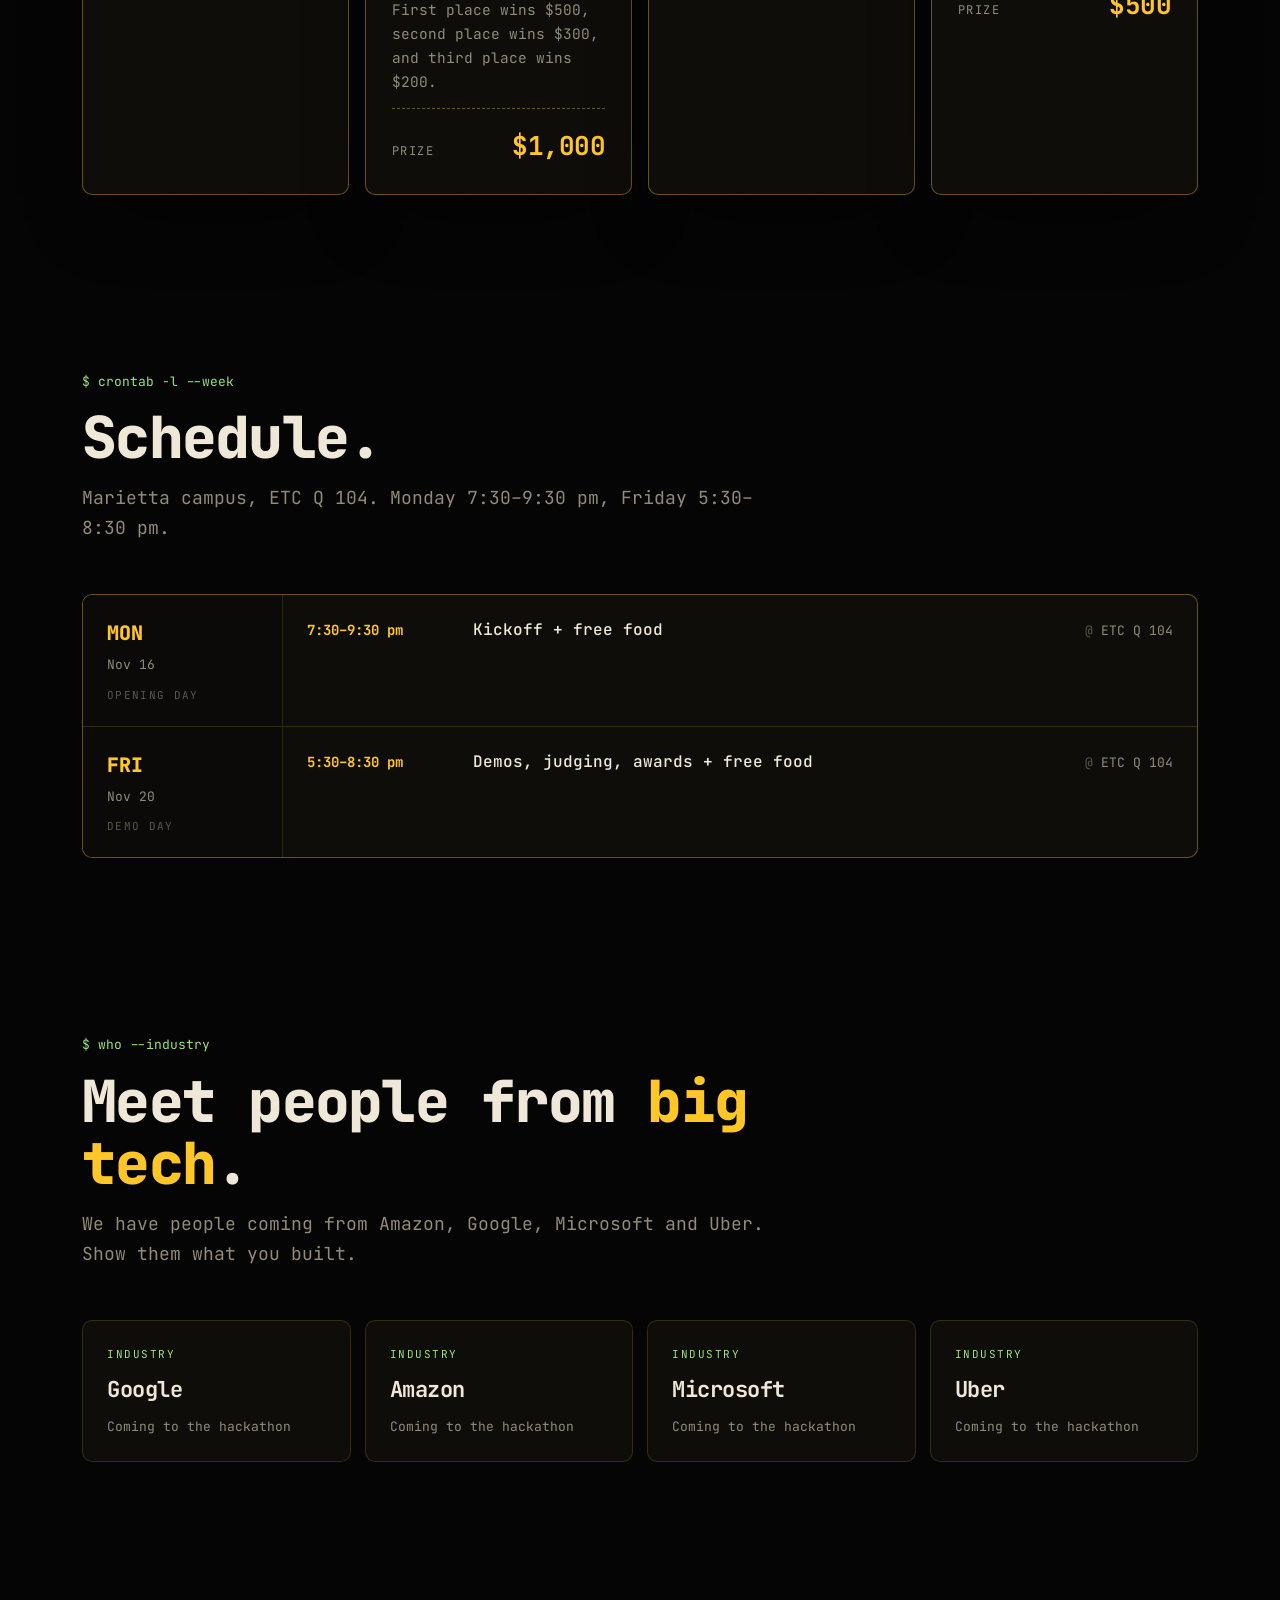
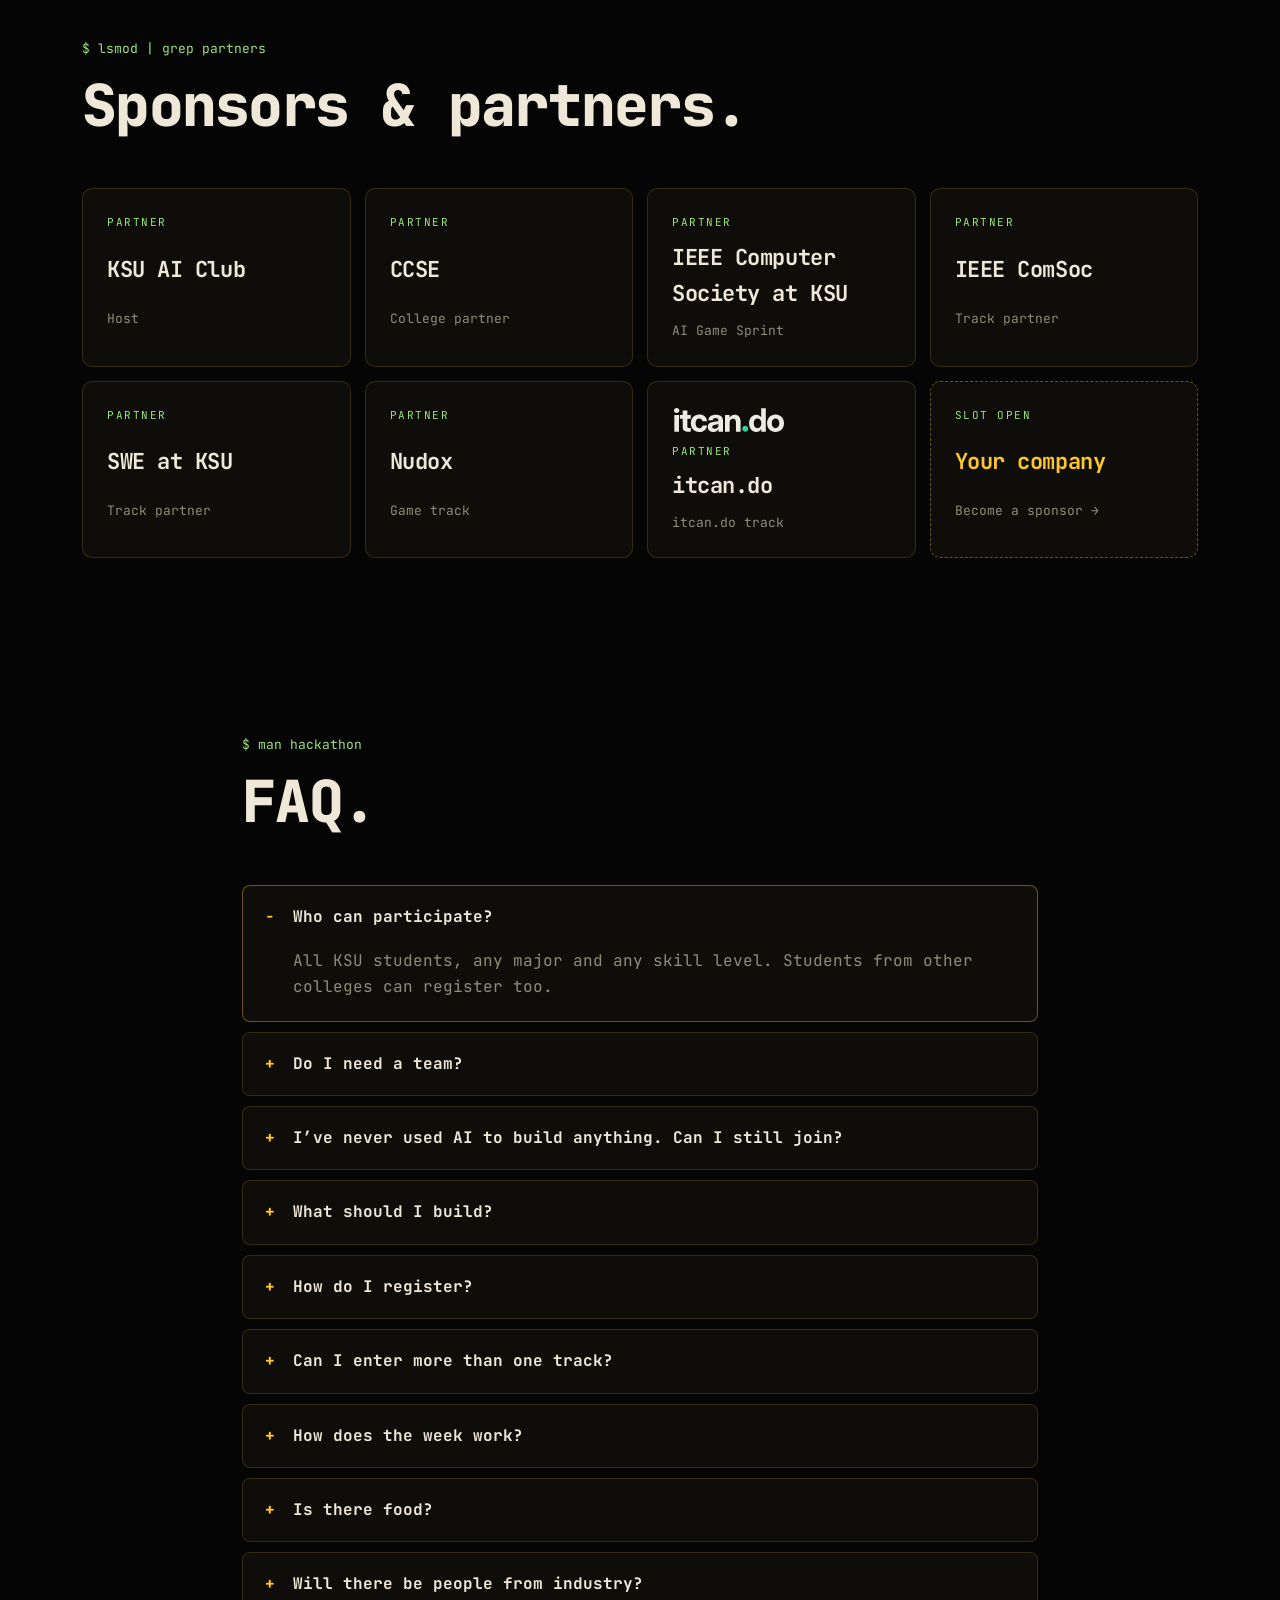
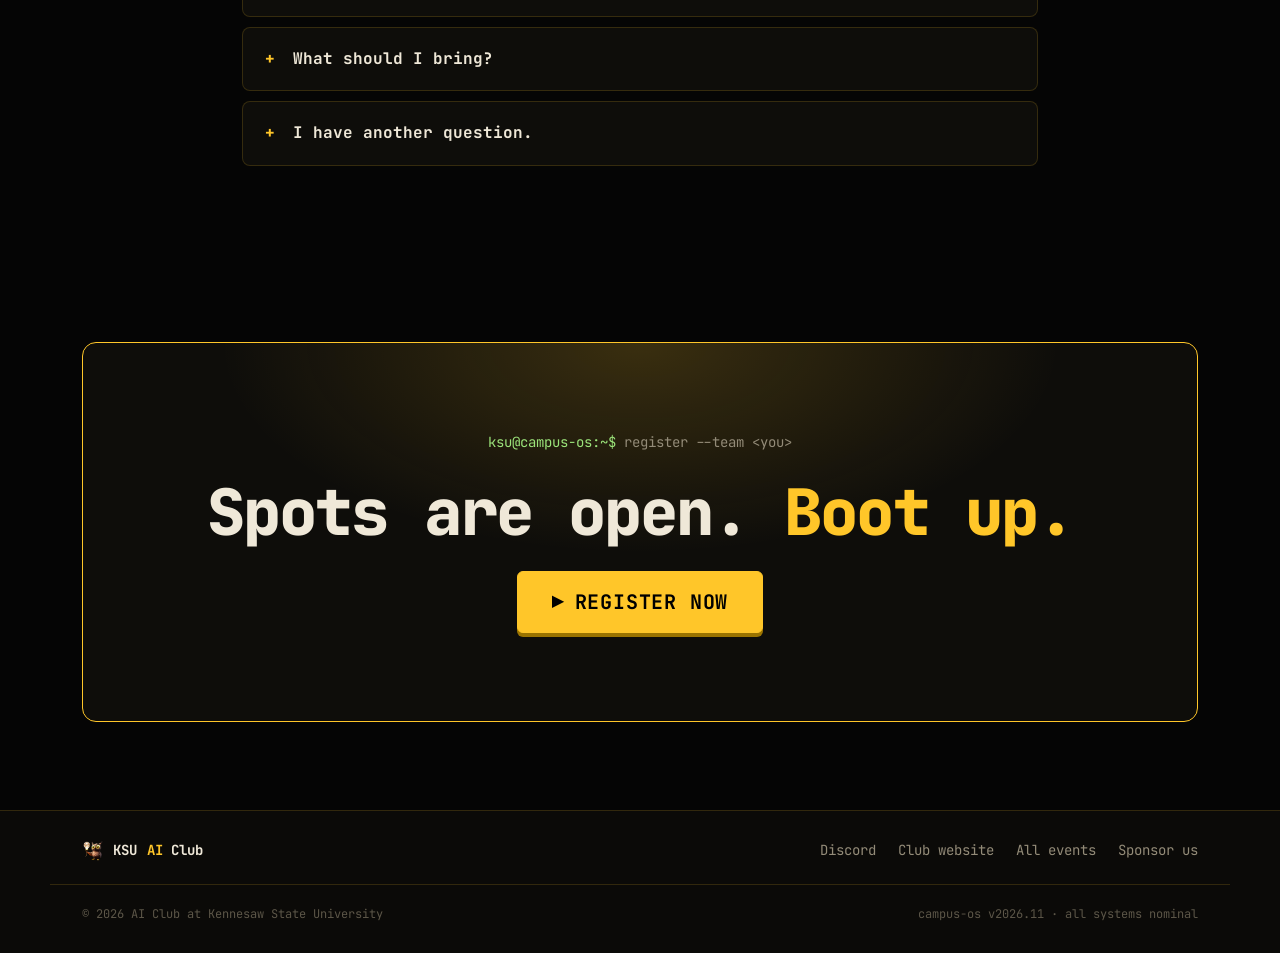
<file: hackathon.html>
<!doctype html>
<html lang="en">
<head>
    <meta charset="utf-8">
    <meta name="viewport" content="width=device-width, initial-scale=1">
    <title>KSU AI Club Hackathon 2026 · Campus OS</title>
    <meta name="description" content="KSU AI Club Hackathon 2026, Mon Nov 16 – Fri Nov 20. Use AI to help students on campus. Open to all KSU students and students from other colleges. $4,000 prize pool, four tracks, free food on opening and closing day, teams of up to 4 or solo. People from Amazon, Google, Microsoft and Uber will be there.">
    <meta name="theme-color" content="#050505">
    <meta property="og:title" content="KSU AI Club Hackathon 2026">
    <meta property="og:description" content="Mon Nov 16 – Fri Nov 20. $4,000 prize pool, four tracks. Use AI to help students on campus. Open to all KSU students and other colleges. Register now.">
    <meta property="og:image" content="assets/ai-hackathon-6.jpg">
    <link rel="icon" href="assets/favicon.png">
    <link rel="preconnect" href="https://fonts.googleapis.com">
    <link rel="preconnect" href="https://fonts.gstatic.com" crossorigin>
    <link rel="stylesheet" href="https://fonts.googleapis.com/css2?family=JetBrains+Mono:wght@400;500;700;800&display=swap">
    <link rel="stylesheet" href="css/hackathon.css">
    <script>document.documentElement.classList.add('js');try{if(sessionStorage.getItem('campus-os-booted'))document.documentElement.classList.add('no-boot')}catch(e){}</script>
    <script type="module" src="js/hackathon.js"></script>
</head>
<body>
    <a class="skip-link" href="#main">Skip to content</a>

    <!-- Boot screen (shown once per visit, skippable) -->
    <div class="boot" id="boot" aria-hidden="true">
        <pre class="boot-log" id="boot-log"></pre>
        <span class="boot-skip">press any key to skip</span>
    </div>

    <!-- OS menu bar -->
    <header class="menubar">
        <a class="os-brand" href="#top"><img src="assets/logo.png" alt="" width="22" height="22"><span>Campus<b>OS</b></span></a>
        <nav class="menu" aria-label="Hackathon">
            <a href="#challenge">Challenge</a>
            <a href="#tracks">Tracks</a>
            <a href="#schedule">Schedule</a>
            <a href="#industry">Industry</a>
            <a href="#sponsors">Sponsors</a>
            <a href="#faq">FAQ</a>
        </nav>
        <div class="menubar-right">
            <span class="status"><span class="led"></span>REG OPEN</span>
            <time class="clock" id="clock"></time>
            <a class="key key-sm" href="https://docs.google.com/forms/d/e/1FAIpQLScMT87i3wrleDypJZGnVr5LCt0ofCA0GnO-I5FgZMTHDfvAzA/viewform" target="_blank" rel="noopener">Register</a>
        </div>
    </header>

    <main id="main">
        <!-- Hero / desktop -->
        <section class="desktop" id="top">
            <div class="desktop-icons" aria-hidden="true">
                <a class="dicon" href="#challenge" tabindex="-1" style="--x: 6%; --y: 22%"><span class="dicon-img"><svg viewBox="0 0 24 24" fill="none" stroke="currentColor" stroke-width="2" stroke-linecap="round" stroke-linejoin="round" aria-hidden="true"><path d="M3 2v7c0 1.1.9 2 2 2h2a2 2 0 0 0 2-2V2M6 2v20M21 15V2a5 5 0 0 0-5 5v6c0 1.1.9 2 2 2h3zm0 0v7"/></svg></span>dining.app</a>
                <a class="dicon" href="#challenge" tabindex="-1" style="--x: 7%; --y: 52%"><span class="dicon-img"><svg viewBox="0 0 24 24" fill="none" stroke="currentColor" stroke-width="2" stroke-linecap="round" stroke-linejoin="round" aria-hidden="true"><rect x="3" y="3" width="18" height="18" rx="3"/><path d="M9 17V7h4a3 3 0 0 1 0 6H9"/></svg></span>parking.app</a>
                <a class="dicon" href="#challenge" tabindex="-1" style="--x: 86%; --y: 26%"><span class="dicon-img"><svg viewBox="0 0 24 24" fill="none" stroke="currentColor" stroke-width="2" stroke-linecap="round" stroke-linejoin="round" aria-hidden="true"><path d="M4 19.5A2.5 2.5 0 0 1 6.5 17H20V2H6.5A2.5 2.5 0 0 0 4 4.5z"/><path d="M4 19.5A2.5 2.5 0 0 0 6.5 22H20v-5"/></svg></span>study_rooms.app</a>
                <a class="dicon" href="#challenge" tabindex="-1" style="--x: 87%; --y: 56%"><span class="dicon-img"><svg viewBox="0 0 24 24" fill="none" stroke="currentColor" stroke-width="2" stroke-linecap="round" stroke-linejoin="round" aria-hidden="true"><path d="M12 5v14M5 12h14"/></svg></span>your_idea.app</a>
            </div>

            <div class="win win-hero">
                <div class="win-bar"><span class="dots"><i></i><i></i><i></i></span><span class="win-title">hackathon-2026 — ~/campus-os</span></div>
                <div class="win-body">
                    <p class="prompt"><span class="ps1">ksu@campus-os:~$</span> ./launch --event hackathon-2026</p>
                    <p class="kicker">// KSU AI Club presents</p>
                    <h1>KSU AI Club<br>Hackathon <span class="nowrap"><span class="gold">2026</span><span class="cursor" aria-hidden="true"></span></span></h1>
                    <p class="dates">MON NOV 16 <span class="arrow">&rarr;</span> FRI NOV 20</p>
                    <p class="venue">KSU Marietta &middot; ETC Q 104 &middot; Mon&ndash;Thu 7:30&ndash;9:30 pm, Fri 5:30&ndash;8:30 pm</p>

                    <div class="countdown" id="countdown" aria-live="polite">
                        <div class="countdown-label" id="countdown-label">T-minus until kickoff</div>
                        <div class="countdown-grid">
                            <div><strong data-unit="days">--</strong><span>days</span></div>
                            <div><strong data-unit="hours">--</strong><span>hrs</span></div>
                            <div><strong data-unit="minutes">--</strong><span>min</span></div>
                            <div><strong data-unit="seconds">--</strong><span>sec</span></div>
                        </div>
                    </div>

                    <div class="hero-actions">
                        <a class="key key-xl" href="https://docs.google.com/forms/d/e/1FAIpQLScMT87i3wrleDypJZGnVr5LCt0ofCA0GnO-I5FgZMTHDfvAzA/viewform" target="_blank" rel="noopener"><span aria-hidden="true">&#9654;</span> Register now</a>
                        <a class="key key-ghost" href="#tracks">ls ./tracks</a>
                    </div>
                </div>
            </div>
        </section>

        <!-- Stats strip -->
        <section class="sysmon" aria-label="At a glance">
            <div class="sysmon-cell"><span class="sm-key">PRIZE_POOL</span><strong id="prize-pool">$4,000</strong><span class="sm-bar"><i style="--w: 100%"></i></span></div>
            <div class="sysmon-cell"><span class="sm-key">UPTIME</span><strong>5 days</strong><span class="sm-bar"><i style="--w: 100%"></i></span></div>
            <div class="sysmon-cell"><span class="sm-key">FOOD</span><strong>Free, Mon &amp; Fri</strong><span class="sm-bar"><i style="--w: 100%"></i></span></div>
            <div class="sysmon-cell"><span class="sm-key">TEAM_SIZE</span><strong>Solo or up to 4</strong><span class="sm-bar"><i style="--w: 100%"></i></span></div>
        </section>

        <!-- Who can join -->
        <section class="section" id="who">
            <div class="wrap split">
                <div class="reveal">
                    <p class="section-cmd">$ whoami --can-i-join</p>
                    <h2>Open to <span class="gold">everyone</span>.</h2>
                    <p class="lead">Every KSU student can join: any major, any skill level. Never built anything with AI before? Perfect. Students from other colleges can register too.</p>
                </div>
                <div class="win reveal">
                    <div class="win-bar"><span class="dots"><i></i><i></i><i></i></span><span class="win-title">/etc/access.conf</span></div>
                    <pre class="win-body code"><span class="c"># who gets in</span>
<span class="ok">ALLOW</span>  all KSU students
<span class="ok">ALLOW</span>  any major
<span class="ok">ALLOW</span>  any skill level
<span class="ok">ALLOW</span>  students from other colleges
<span class="ok">ALLOW</span>  solo hackers &amp; teams of up to 4

<span class="c"># that's it. no DENY rules.</span></pre>
                </div>
            </div>
        </section>

        <!-- Challenge -->
        <section class="section" id="challenge">
            <div class="wrap">
                <div class="section-head reveal">
                    <p class="section-cmd">$ cat challenge.md</p>
                    <h2>Campus OS is missing apps.<br><span class="gold">Build one.</span></h2>
                    <p class="lead">The challenge: use AI to help students on campus. Pick a real problem you deal with at KSU and ship something that fixes it.</p>
                </div>
                <div class="apps">
                    <article class="app reveal">
                        <div class="app-icon"><svg viewBox="0 0 24 24" fill="none" stroke="currentColor" stroke-width="2" stroke-linecap="round" stroke-linejoin="round" aria-hidden="true"><path d="M3 2v7c0 1.1.9 2 2 2h2a2 2 0 0 0 2-2V2M6 2v20M21 15V2a5 5 0 0 0-5 5v6c0 1.1.9 2 2 2h3zm0 0v7"/></svg></div>
                        <h3>dining.app</h3>
                        <p>Menus, lines, dietary needs: make the dining hall easier.</p>
                    </article>
                    <article class="app reveal" style="--delay: .06s">
                        <div class="app-icon"><svg viewBox="0 0 24 24" fill="none" stroke="currentColor" stroke-width="2" stroke-linecap="round" stroke-linejoin="round" aria-hidden="true"><rect x="3" y="3" width="18" height="18" rx="3"/><path d="M9 17V7h4a3 3 0 0 1 0 6H9"/></svg></div>
                        <h3>parking.app</h3>
                        <p>Help students find a spot before class starts.</p>
                    </article>
                    <article class="app reveal" style="--delay: .12s">
                        <div class="app-icon"><svg viewBox="0 0 24 24" fill="none" stroke="currentColor" stroke-width="2" stroke-linecap="round" stroke-linejoin="round" aria-hidden="true"><path d="M4 19.5A2.5 2.5 0 0 1 6.5 17H20V2H6.5A2.5 2.5 0 0 0 4 4.5z"/><path d="M4 19.5A2.5 2.5 0 0 0 6.5 22H20v-5"/></svg></div>
                        <h3>study_rooms.app</h3>
                        <p>Find and book an open room without the hunt.</p>
                    </article>
                    <article class="app app-new reveal" style="--delay: .18s">
                        <div class="app-icon"><svg viewBox="0 0 24 24" fill="none" stroke="currentColor" stroke-width="2" stroke-linecap="round" stroke-linejoin="round" aria-hidden="true"><path d="M12 5v14M5 12h14"/></svg></div>
                        <h3>your_idea.app</h3>
                        <p>Anything else that would make campus life better.</p>
                    </article>
                </div>
            </div>
        </section>

        <!-- Tracks -->
        <section class="section" id="tracks">
            <div class="wrap">
                <div class="section-head reveal">
                    <p class="section-cmd">$ ls ./tracks</p>
                    <h2>Four tracks.</h2>
                    <p class="lead">Each track has its own prize, from a <span class="gold">$4,000</span> pool. You can compete in as many tracks as you want, but you have to present your project for every track you enter.</p>
                </div>
                <div class="tracks" id="tracks-list"></div>
            </div>
        </section>

        <!-- Schedule -->
        <section class="section" id="schedule">
            <div class="wrap">
                <div class="section-head reveal">
                    <p class="section-cmd">$ crontab -l --week</p>
                    <h2>Schedule.</h2>
                    <p class="lead">Marietta campus, ETC Q 104. Monday 7:30&ndash;9:30 pm, Friday 5:30&ndash;8:30 pm.</p>
                </div>
                <div class="schedule" id="schedule-list"></div>
            </div>
        </section>

        <!-- Industry guests -->
        <section class="section" id="industry">
            <div class="wrap">
                <div class="section-head reveal">
                    <p class="section-cmd">$ who --industry</p>
                    <h2>Meet people from <span class="gold">big tech</span>.</h2>
                    <p class="lead">We have people coming from Amazon, Google, Microsoft and Uber. Show them what you built.</p>
                </div>
                <div class="modules" id="guests-list"></div>
            </div>
        </section>

        <!-- Sponsors & partners -->
        <section class="section" id="sponsors">
            <div class="wrap">
                <div class="section-head reveal">
                    <p class="section-cmd">$ lsmod | grep partners</p>
                    <h2>Sponsors &amp; partners.</h2>
                </div>
                <div class="modules" id="partners-list"></div>
            </div>
        </section>

        <!-- FAQ -->
        <section class="section" id="faq">
            <div class="wrap narrow">
                <div class="section-head reveal">
                    <p class="section-cmd">$ man hackathon</p>
                    <h2>FAQ.</h2>
                </div>
                <div class="faq reveal">
                    <details open>
                        <summary>Who can participate?</summary>
                        <p>All KSU students, any major and any skill level. Students from other colleges can register too.</p>
                    </details>
                    <details>
                        <summary>Do I need a team?</summary>
                        <p>No. You can go solo or form a team of up to 4.</p>
                    </details>
                    <details>
                        <summary>I&rsquo;ve never used AI to build anything. Can I still join?</summary>
                        <p>Yes. Every skill level is welcome. The hackathon is a good place to learn.</p>
                    </details>
                    <details>
                        <summary>What should I build?</summary>
                        <p>Something that uses AI to help students on campus: the dining hall, parking, study rooms, or any other campus problem you want to solve. Check the <a href="#tracks">tracks</a> for the two game tracks and the itcan.do track.</p>
                    </details>
                    <details>
                        <summary>How do I register?</summary>
                        <p>Fill out the <a href="https://docs.google.com/forms/d/e/1FAIpQLScMT87i3wrleDypJZGnVr5LCt0ofCA0GnO-I5FgZMTHDfvAzA/viewform" target="_blank" rel="noopener">registration form</a>. You don&rsquo;t need OwlLife.</p>
                    </details>
                    <details>
                        <summary>Can I enter more than one track?</summary>
                        <p>Yes. You can compete in all of them if you want, but you need to present your project for every track you enter.</p>
                    </details>
                    <details>
                        <summary>How does the week work?</summary>
                        <p>Monday is kickoff (7:30&ndash;9:30 pm). You build on your own during the week. Friday is demos, judging and awards (5:30&ndash;8:30 pm). Both are in ETC Q 104 on the Marietta campus.</p>
                    </details>
                    <details>
                        <summary>Is there food?</summary>
                        <p>Yes, free food on opening day (Monday) and closing day (Friday).</p>
                    </details>
                    <details>
                        <summary>Will there be people from industry?</summary>
                        <p>Yes. People from Amazon, Google, Microsoft and Uber are coming to the hackathon.</p>
                    </details>
                    <details>
                        <summary>What should I bring?</summary>
                        <p>A laptop, your charger, and an idea (or come find one). For the itcan.do track, have Claude Code set up on your laptop. We recommend it, though other AI agents such as Codex work too.</p>
                    </details>
                    <details>
                        <summary>I have another question.</summary>
                        <p>Ask in the <a href="https://discord.gg/qSS56d5ZdS" target="_blank" rel="noopener">KSU AI Club Discord</a>.</p>
                    </details>
                </div>
            </div>
        </section>

        <!-- Final CTA -->
        <section class="section">
            <div class="wrap">
                <div class="final reveal">
                    <p class="prompt"><span class="ps1">ksu@campus-os:~$</span> register --team &lt;you&gt;</p>
                    <h2>Spots are open. <span class="gold">Boot up.</span></h2>
                    <a class="key key-xl" href="https://docs.google.com/forms/d/e/1FAIpQLScMT87i3wrleDypJZGnVr5LCt0ofCA0GnO-I5FgZMTHDfvAzA/viewform" target="_blank" rel="noopener"><span aria-hidden="true">&#9654;</span> Register now</a>
                </div>
            </div>
        </section>
    </main>

    <footer class="os-footer">
        <div class="wrap footer-row">
            <a class="os-brand" href="./"><img src="assets/logo.png" alt="" width="22" height="22"><span>KSU <b>AI</b> Club</span></a>
            <nav class="socials" aria-label="Socials">
                <a href="https://discord.gg/qSS56d5ZdS" target="_blank" rel="noopener">Discord</a>
                <a href="./">Club website</a>
                <a href="events">All events</a>
                <a href="sponsors">Sponsor us</a>
            </nav>
        </div>
        <div class="wrap footer-row footer-fine">
            <span>&copy; <span data-year>2026</span> AI Club at Kennesaw State University</span>
            <span>campus-os v2026.11 &middot; all systems nominal</span>
        </div>
    </footer>
</body>
</html>
</file>
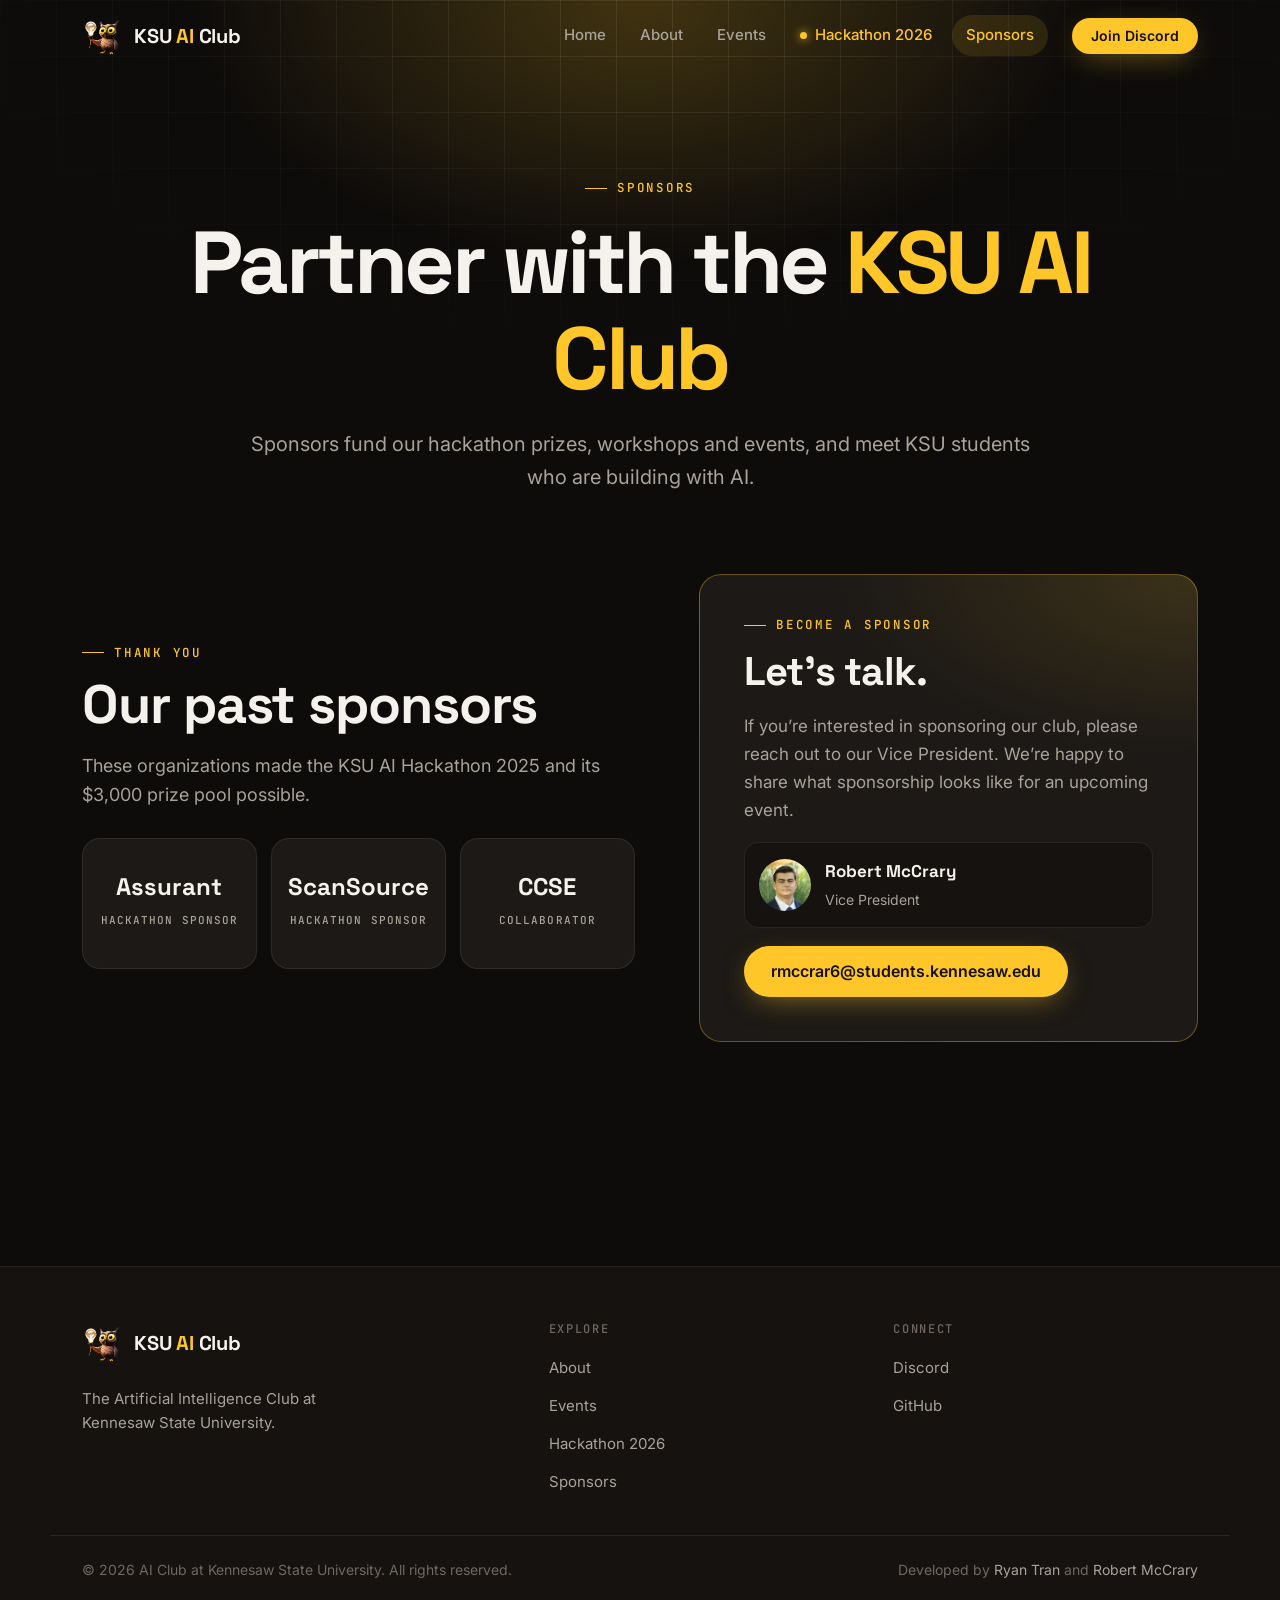
<file: sponsors.html>
<!doctype html>
<html lang="en">
<head>
    <meta charset="utf-8">
    <meta name="viewport" content="width=device-width, initial-scale=1">
    <title>Sponsors · KSU AI Club</title>
    <meta name="description" content="Sponsor the KSU AI Club and support student AI projects at Kennesaw State.">
    <meta name="theme-color" content="#0e0c0b">
    <meta property="og:title" content="Sponsors · KSU AI Club">
    <meta property="og:description" content="Sponsor the KSU AI Club and support student AI projects at Kennesaw State.">
    <meta property="og:image" content="assets/group-photo.jpg">
    <link rel="icon" href="assets/favicon.png">
    <link rel="preconnect" href="https://fonts.googleapis.com">
    <link rel="preconnect" href="https://fonts.gstatic.com" crossorigin>
    <link rel="stylesheet" href="https://fonts.googleapis.com/css2?family=Inter:wght@400;500;600&family=JetBrains+Mono:wght@500&family=Space+Grotesk:wght@500;600;700&display=swap">
    <link rel="stylesheet" href="css/style.css">
    <script>document.documentElement.classList.add('js')</script>
    <script type="module" src="js/main.js"></script>
</head>
<body data-page="sponsors">
    <a class="skip-link" href="#main">Skip to content</a>

    <header class="site-header">
        <nav class="nav container" aria-label="Main">
            <a class="brand" href="./"><img src="assets/logo.png" alt="" width="40" height="40"><span>KSU <b>AI</b> Club</span></a>
            <ul class="nav-links" id="nav-links">
                <li><a href="./" data-nav="home">Home</a></li>
                <li><a href="about" data-nav="about">About</a></li>
                <li><a href="events" data-nav="events">Events</a></li>
                <li><a class="nav-hot" href="hackathon">Hackathon 2026</a></li>
                <li><a href="sponsors" data-nav="sponsors">Sponsors</a></li>
            </ul>
            <a class="btn btn-primary btn-sm nav-cta" href="https://discord.gg/qSS56d5ZdS" target="_blank" rel="noopener">Join Discord</a>
            <button class="nav-toggle" type="button" aria-expanded="false" aria-controls="nav-links" aria-label="Open menu"><span></span><span></span></button>
        </nav>
    </header>

    <main id="main">
        <section class="page-hero">
            <div class="container">
                <span class="eyebrow">Sponsors</span>
                <h1>Partner with the <span class="gold">KSU AI Club</span></h1>
                <p>Sponsors fund our hackathon prizes, workshops and events, and meet KSU students who are building with AI.</p>
            </div>
        </section>

        <section class="section" style="padding-top: 0">
            <div class="container split">
                <div class="reveal">
                    <div class="section-head" style="margin-bottom: 28px">
                        <span class="eyebrow">Thank you</span>
                        <h2>Our past sponsors</h2>
                        <p>These organizations made the KSU AI Hackathon 2025 and its $3,000 prize pool possible.</p>
                    </div>
                    <div class="logo-wall">
                        <div class="logo-tile"><div><strong>Assurant</strong><br><span>Hackathon sponsor</span></div></div>
                        <div class="logo-tile"><div><strong>ScanSource</strong><br><span>Hackathon sponsor</span></div></div>
                        <div class="logo-tile"><div><strong>CCSE</strong><br><span>Collaborator</span></div></div>
                    </div>
                </div>

                <aside class="contact-card reveal" style="--delay: .1s">
                    <span class="eyebrow">Become a sponsor</span>
                    <h2>Let&rsquo;s talk.</h2>
                    <p>If you&rsquo;re interested in sponsoring our club, please reach out to our Vice President. We&rsquo;re happy to share what sponsorship looks like for an upcoming event.</p>
                    <div class="contact-person">
                        <img src="assets/vice-president.jpg" alt="Robert McCrary">
                        <div>
                            <strong>Robert McCrary</strong>
                            <span>Vice President</span>
                        </div>
                    </div>
                    <div>
                        <a class="btn btn-primary btn-wrap" href="mailto:rmccrar6@students.kennesaw.edu?subject=Sponsoring%20the%20KSU%20AI%20Club">rmccrar6@students.kennesaw.edu</a>
                    </div>
                </aside>
            </div>
        </section>
    </main>

    <footer class="site-footer">
        <div class="container footer-grid">
            <div class="footer-brand">
                <a class="brand" href="./"><img src="assets/logo.png" alt="" width="40" height="40"><span>KSU <b>AI</b> Club</span></a>
                <p>The Artificial Intelligence Club at Kennesaw State University.</p>
            </div>
            <div class="footer-col">
                <h4>Explore</h4>
                <ul>
                    <li><a href="about">About</a></li>
                    <li><a href="events">Events</a></li>
                    <li><a href="hackathon">Hackathon 2026</a></li>
                    <li><a href="sponsors">Sponsors</a></li>
                </ul>
            </div>
            <div class="footer-col">
                <h4>Connect</h4>
                <ul>
                    <li><a href="https://discord.gg/qSS56d5ZdS" target="_blank" rel="noopener">Discord</a></li>
                    <li><a href="https://github.com/RobertLMcCrary/KSU-AI-Club-Site" target="_blank" rel="noopener">GitHub</a></li>
                </ul>
            </div>
        </div>
        <div class="container footer-bottom">
            <span>&copy; <span data-year>2026</span> AI Club at Kennesaw State University. All rights reserved.</span>
            <span>Developed by <a href="https://www.linkedin.com/in/ryantren/" target="_blank" rel="noopener">Ryan Tran</a> and <a href="https://www.linkedin.com/in/robertlmccrary/" target="_blank" rel="noopener">Robert McCrary</a></span>
        </div>
    </footer>
</body>
</html>
</file>
<file: css/style.css>
/* ==========================================================================
   KSU AI Club — site styles
   Colors follow KSU brand: Hooty Hoo Gold #FFC629, Legacy Black #2D2926.
   ========================================================================== */

:root {
    --bg: #0e0c0b;
    --bg-2: #151210;
    --surface: #1c1916;
    --surface-2: #26211d;
    --legacy: #2d2926;
    --line: rgba(255, 255, 255, 0.08);
    --line-strong: rgba(255, 255, 255, 0.16);
    --text: #f5f2ed;
    --muted: #a9a29a;
    --faint: #6f6861;
    --gold: #ffc629;
    --gold-hi: #ffd866;
    --gold-soft: rgba(255, 198, 41, 0.12);
    --gold-line: rgba(255, 198, 41, 0.35);

    --font-display: 'Space Grotesk', system-ui, sans-serif;
    --font-body: 'Inter', system-ui, -apple-system, 'Segoe UI', sans-serif;
    --font-mono: 'JetBrains Mono', ui-monospace, 'SF Mono', Menlo, monospace;

    --radius: 18px;
    --radius-sm: 10px;
    --container: 1180px;
    --gutter: clamp(16px, 4vw, 32px);
    --header-h: 72px;
    --ease: cubic-bezier(0.22, 1, 0.36, 1);
}

*,
*::before,
*::after {
    box-sizing: border-box;
}

html {
    scroll-behavior: smooth;
    scroll-padding-top: calc(var(--header-h) + 16px);
    -webkit-text-size-adjust: 100%;
}

body {
    margin: 0;
    background: var(--bg);
    color: var(--text);
    font-family: var(--font-body);
    font-size: 17px;
    line-height: 1.65;
    -webkit-font-smoothing: antialiased;
    overflow-x: hidden;
}

img {
    max-width: 100%;
    display: block;
}

a {
    color: inherit;
}

h1,
h2,
h3,
h4 {
    font-family: var(--font-display);
    line-height: 1.1;
    letter-spacing: -0.02em;
    margin: 0;
}

p {
    margin: 0;
}

::selection {
    background: var(--gold);
    color: #111;
}

:focus-visible {
    outline: 2px solid var(--gold);
    outline-offset: 3px;
    border-radius: 4px;
}

.container {
    width: 100%;
    max-width: var(--container);
    margin-inline: auto;
    padding-inline: var(--gutter);
}

.skip-link {
    position: absolute;
    left: 16px;
    top: -60px;
    z-index: 200;
    padding: 10px 16px;
    background: var(--gold);
    color: #111;
    font-weight: 600;
    border-radius: 8px;
    text-decoration: none;
}
.skip-link:focus {
    top: 12px;
}

/* ---------- Buttons ---------- */

.btn {
    --btn-bg: transparent;
    display: inline-flex;
    align-items: center;
    justify-content: center;
    gap: 10px;
    padding: 14px 26px;
    border-radius: 999px;
    border: 1px solid transparent;
    background: var(--btn-bg);
    font: 600 16px/1 var(--font-body);
    text-decoration: none;
    cursor: pointer;
    transition: transform 0.25s var(--ease), background 0.25s, color 0.25s,
        border-color 0.25s, box-shadow 0.25s;
    white-space: nowrap;
}
.btn svg {
    width: 18px;
    height: 18px;
    transition: transform 0.25s var(--ease);
}
.btn:hover svg {
    transform: translateX(3px);
}
.btn-primary {
    --btn-bg: var(--gold);
    color: #141110;
    box-shadow: 0 8px 30px -10px rgba(255, 198, 41, 0.6);
}
.btn-primary:hover {
    --btn-bg: var(--gold-hi);
    transform: translateY(-2px);
    box-shadow: 0 14px 40px -12px rgba(255, 198, 41, 0.75);
}
.btn-ghost {
    color: var(--text);
    border-color: var(--line-strong);
    background: rgba(255, 255, 255, 0.03);
    backdrop-filter: blur(8px);
}
.btn-ghost:hover {
    border-color: var(--gold-line);
    color: var(--gold);
    transform: translateY(-2px);
}
.btn-sm {
    padding: 10px 18px;
    font-size: 14px;
}

/* ---------- Eyebrow / section headings ---------- */

.eyebrow {
    display: inline-flex;
    align-items: center;
    gap: 10px;
    font: 500 12.5px/1 var(--font-mono);
    letter-spacing: 0.14em;
    text-transform: uppercase;
    color: var(--gold);
}
.eyebrow::before {
    content: '';
    width: 22px;
    height: 1px;
    background: currentColor;
}

.section {
    position: relative;
    padding-block: clamp(72px, 11vw, 128px);
}

.section-head {
    display: grid;
    gap: 16px;
    max-width: 720px;
    margin-bottom: clamp(40px, 6vw, 64px);
}
.section-head.center {
    margin-inline: auto;
    text-align: center;
    justify-items: center;
}
.section-head h2 {
    font-size: clamp(34px, 5vw, 54px);
    font-weight: 700;
}
.section-head p {
    color: var(--muted);
    font-size: 18px;
}

.gold {
    color: var(--gold);
}

/* ---------- Header ---------- */

.site-header {
    position: fixed;
    inset: 0 0 auto 0;
    z-index: 100;
    height: var(--header-h);
    transition: background 0.35s, border-color 0.35s, backdrop-filter 0.35s;
    border-bottom: 1px solid transparent;
}
.site-header.is-solid,
.site-header.menu-open {
    background: rgba(14, 12, 11, 0.78);
    backdrop-filter: blur(16px) saturate(140%);
    -webkit-backdrop-filter: blur(16px) saturate(140%);
    border-color: var(--line);
}

.nav {
    height: 100%;
    display: flex;
    align-items: center;
    gap: 24px;
}

.brand {
    display: inline-flex;
    align-items: center;
    gap: 12px;
    text-decoration: none;
    font: 700 20px/1 var(--font-display);
    letter-spacing: -0.01em;
    margin-right: auto;
}
.brand img {
    width: 40px;
    height: 40px;
    object-fit: contain;
    transition: transform 0.4s var(--ease);
}
.brand:hover img {
    transform: rotate(-8deg) scale(1.08);
}
.brand b {
    color: var(--gold);
    font-weight: 700;
}

.nav-links {
    display: flex;
    gap: 6px;
    list-style: none;
    margin: 0;
    padding: 0;
}
.nav-links a {
    position: relative;
    display: block;
    padding: 8px 14px;
    border-radius: 999px;
    text-decoration: none;
    font-size: 15px;
    font-weight: 500;
    color: var(--muted);
    transition: color 0.2s, background 0.2s;
}
.nav-links a:hover {
    color: var(--text);
    background: rgba(255, 255, 255, 0.05);
}
.nav-links a.nav-hot {
    color: var(--gold);
}
.nav-links a.nav-hot::before {
    content: '';
    display: inline-block;
    width: 7px;
    height: 7px;
    margin-right: 8px;
    vertical-align: 1px;
    border-radius: 50%;
    background: var(--gold);
    box-shadow: 0 0 10px var(--gold);
}
.nav-links a[aria-current='page'] {
    color: var(--gold);
    background: var(--gold-soft);
}

.nav-toggle {
    display: none;
    width: 44px;
    height: 44px;
    border: 1px solid var(--line-strong);
    border-radius: 12px;
    background: transparent;
    cursor: pointer;
    position: relative;
}
.nav-toggle span {
    position: absolute;
    left: 12px;
    right: 12px;
    height: 2px;
    background: var(--text);
    border-radius: 2px;
    transition: transform 0.3s var(--ease), top 0.3s var(--ease);
}
.nav-toggle span:nth-child(1) {
    top: 16px;
}
.nav-toggle span:nth-child(2) {
    top: 25px;
}
.menu-open .nav-toggle span:nth-child(1) {
    top: 20.5px;
    transform: rotate(45deg);
}
.menu-open .nav-toggle span:nth-child(2) {
    top: 20.5px;
    transform: rotate(-45deg);
}

@media (max-width: 860px) {
    .nav-toggle {
        display: block;
    }
    .nav-cta {
        display: none;
    }
    .nav-links {
        position: fixed;
        top: var(--header-h);
        left: 0;
        right: 0;
        flex-direction: column;
        gap: 4px;
        padding: 16px var(--gutter) 28px;
        background: rgba(14, 12, 11, 0.96);
        backdrop-filter: blur(16px);
        border-bottom: 1px solid var(--line);
        transform: translateY(-12px);
        opacity: 0;
        visibility: hidden;
        transition: opacity 0.3s, transform 0.3s var(--ease), visibility 0.3s;
    }
    .menu-open .nav-links {
        transform: none;
        opacity: 1;
        visibility: visible;
    }
    .nav-links a {
        font-size: 20px;
        padding: 14px 16px;
        border-radius: 12px;
    }
}

/* ---------- Hero (home) ---------- */

.hero {
    position: relative;
    min-height: 100svh;
    display: grid;
    place-items: center;
    overflow: hidden;
    isolation: isolate;
    padding: calc(var(--header-h) + 32px) var(--gutter) 96px;
}
.hero-media {
    position: absolute;
    inset: -4%;
    z-index: -3;
    background: url('../assets/hero-background.gif') center / cover no-repeat;
    filter: brightness(0.34) saturate(1.35) hue-rotate(-14deg) blur(3px);
    transform: scale(1.04);
}
.hero-grid {
    position: absolute;
    inset: 0;
    z-index: -2;
    background-image: linear-gradient(var(--line) 1px, transparent 1px),
        linear-gradient(90deg, var(--line) 1px, transparent 1px);
    background-size: 64px 64px;
    mask-image: radial-gradient(ellipse 70% 60% at 50% 45%, #000 20%, transparent 75%);
    -webkit-mask-image: radial-gradient(ellipse 70% 60% at 50% 45%, #000 20%, transparent 75%);
}
.hero-canvas {
    position: absolute;
    inset: 0;
    z-index: -1;
    width: 100%;
    height: 100%;
}
.hero::after {
    content: '';
    position: absolute;
    inset: 0;
    z-index: -1;
    pointer-events: none;
    background: radial-gradient(ellipse 60% 50% at 50% 40%, transparent 0%, rgba(14, 12, 11, 0.55) 60%, var(--bg) 100%),
        linear-gradient(to bottom, transparent 70%, var(--bg));
}

.hero-content {
    position: relative;
    display: grid;
    justify-items: center;
    text-align: center;
    max-width: 920px;
}
.hero-logo {
    width: clamp(132px, 20vw, 200px);
    aspect-ratio: 1;
    margin-bottom: 18px;
    filter: drop-shadow(0 20px 50px rgba(255, 198, 41, 0.35));
    animation: float 6s ease-in-out infinite, pop-in 0.9s var(--ease) both;
}
.hero-badge {
    display: inline-flex;
    align-items: center;
    gap: 10px;
    padding: 7px 14px 7px 8px;
    margin-bottom: 26px;
    border: 1px solid var(--gold-line);
    border-radius: 999px;
    background: rgba(255, 198, 41, 0.08);
    font: 500 13px/1 var(--font-mono);
    color: var(--gold-hi);
    text-decoration: none;
    animation: rise 0.8s 0.15s var(--ease) both;
    transition: background 0.2s;
}
.hero-badge:hover {
    background: rgba(255, 198, 41, 0.16);
}
.hero-badge .dot {
    width: 8px;
    height: 8px;
    margin-left: 4px;
    border-radius: 50%;
    background: var(--gold);
    box-shadow: 0 0 0 0 rgba(255, 198, 41, 0.6);
    animation: pulse 2s infinite;
}
.hero h1 {
    font-size: clamp(52px, 10vw, 112px);
    font-weight: 700;
    letter-spacing: -0.045em;
    line-height: 0.95;
    animation: rise 0.9s 0.25s var(--ease) both;
}
.hero h1 .gold {
    background: linear-gradient(180deg, var(--gold-hi), var(--gold) 60%, #e0a800);
    -webkit-background-clip: text;
    background-clip: text;
    color: transparent;
}
.typewriter {
    min-height: 1.6em;
    margin-top: 22px;
    font: 500 clamp(18px, 2.6vw, 26px) / 1.4 var(--font-mono);
    color: var(--text);
    animation: rise 0.9s 0.4s var(--ease) both;
}
.typewriter .gold {
    color: var(--gold);
}
.typewriter .caret {
    display: inline-block;
    width: 0.55em;
    height: 1.05em;
    margin-left: 4px;
    vertical-align: -0.15em;
    background: var(--gold);
    animation: blink 1s steps(1) infinite;
}
.hero-actions {
    display: flex;
    flex-wrap: wrap;
    justify-content: center;
    gap: 14px;
    margin-top: 40px;
    animation: rise 0.9s 0.55s var(--ease) both;
}

.scroll-cue {
    position: absolute;
    bottom: 28px;
    left: 50%;
    translate: -50% 0;
    width: 26px;
    height: 42px;
    border: 2px solid rgba(255, 255, 255, 0.45);
    border-radius: 999px;
    display: flex;
    justify-content: center;
    padding-top: 8px;
}
.scroll-cue::before {
    content: '';
    width: 4px;
    height: 9px;
    border-radius: 4px;
    background: var(--gold);
    animation: scroll-dot 1.8s var(--ease) infinite;
}

@keyframes float {
    0%,
    100% {
        translate: 0 0;
    }
    50% {
        translate: 0 -10px;
    }
}
@keyframes pop-in {
    from {
        opacity: 0;
        scale: 0.6;
    }
}
@keyframes rise {
    from {
        opacity: 0;
        transform: translateY(18px);
    }
}
@keyframes blink {
    50% {
        opacity: 0;
    }
}
@keyframes pulse {
    0% {
        box-shadow: 0 0 0 0 rgba(255, 198, 41, 0.6);
    }
    70% {
        box-shadow: 0 0 0 10px rgba(255, 198, 41, 0);
    }
    100% {
        box-shadow: 0 0 0 0 rgba(255, 198, 41, 0);
    }
}
@keyframes scroll-dot {
    0% {
        transform: translateY(0);
        opacity: 1;
    }
    80% {
        transform: translateY(14px);
        opacity: 0;
    }
    100% {
        opacity: 0;
    }
}

/* ---------- Marquee strip ---------- */

.marquee {
    border-block: 1px solid var(--line);
    background: var(--bg-2);
    overflow: hidden;
    padding-block: 18px;
    mask-image: linear-gradient(90deg, transparent, #000 10%, #000 90%, transparent);
    -webkit-mask-image: linear-gradient(90deg, transparent, #000 10%, #000 90%, transparent);
}
.marquee-track {
    display: flex;
    gap: 48px;
    width: max-content;
    animation: marquee 40s linear infinite;
}
.marquee-track span {
    display: inline-flex;
    align-items: center;
    gap: 48px;
    font: 500 15px/1 var(--font-mono);
    letter-spacing: 0.08em;
    text-transform: uppercase;
    color: var(--muted);
    white-space: nowrap;
}
.marquee-track span::after {
    content: '✦';
    color: var(--gold);
}
@keyframes marquee {
    to {
        transform: translateX(-50%);
    }
}

/* ---------- About (home) ---------- */

.about-grid {
    display: grid;
    grid-template-columns: 1.05fr 1fr;
    gap: clamp(40px, 6vw, 80px);
    align-items: center;
}
.about-copy {
    display: grid;
    gap: 22px;
}
.about-copy h2 {
    font-size: clamp(34px, 5vw, 54px);
}
.about-copy p {
    color: var(--muted);
    font-size: 18px;
}
.about-copy .lede {
    color: var(--text);
    font-size: clamp(19px, 2vw, 22px);
    line-height: 1.55;
}

.pillars {
    display: grid;
    grid-template-columns: repeat(2, 1fr);
    gap: 16px;
}
.pillar {
    position: relative;
    padding: 26px 24px;
    border: 1px solid var(--line);
    border-radius: var(--radius);
    background: linear-gradient(180deg, var(--surface), var(--bg-2));
    overflow: hidden;
    transition: border-color 0.3s, transform 0.4s var(--ease);
}
.pillar::before {
    content: '';
    position: absolute;
    inset: 0;
    background: radial-gradient(400px circle at var(--mx, 50%) var(--my, 0%), rgba(255, 198, 41, 0.12), transparent 40%);
    opacity: 0;
    transition: opacity 0.3s;
}
.pillar:hover {
    border-color: var(--gold-line);
    transform: translateY(-4px);
}
.pillar:hover::before {
    opacity: 1;
}
.pillar-icon {
    width: 46px;
    height: 46px;
    display: grid;
    place-items: center;
    margin-bottom: 18px;
    border-radius: 12px;
    background: var(--gold-soft);
    color: var(--gold);
}
.pillar-icon svg {
    width: 24px;
    height: 24px;
}
.pillar h3 {
    font-size: 20px;
    margin-bottom: 6px;
}
.pillar p {
    color: var(--muted);
    font-size: 15px;
    line-height: 1.55;
}

/* ---------- Featured event ---------- */

.feature-event {
    position: relative;
    display: grid;
    grid-template-columns: 1.15fr 1fr;
    border: 1px solid var(--gold-line);
    border-radius: calc(var(--radius) + 6px);
    overflow: hidden;
    background: radial-gradient(800px 400px at 0% 0%, rgba(255, 198, 41, 0.14), transparent 60%),
        linear-gradient(135deg, var(--surface), var(--bg-2));
}
.feature-event-body {
    display: grid;
    align-content: center;
    gap: 22px;
    padding: clamp(28px, 5vw, 56px);
}
.feature-event h2 {
    font-size: clamp(36px, 5vw, 58px);
}
.feature-event p {
    color: var(--muted);
}
.feature-event-media {
    position: relative;
    min-height: 320px;
    background: #000;
}
.feature-event-media img {
    position: absolute;
    inset: 0;
    width: 100%;
    height: 100%;
    object-fit: cover;
    object-position: center 30%;
}
.feature-event-media::after {
    content: '';
    position: absolute;
    inset: 0;
    background: linear-gradient(90deg, var(--surface) 0%, transparent 30%);
}

.stats {
    display: flex;
    flex-wrap: wrap;
    gap: 12px;
}
.stat {
    padding: 14px 18px;
    border: 1px solid var(--line-strong);
    border-radius: 14px;
    background: rgba(0, 0, 0, 0.25);
}
.stat strong {
    display: block;
    font: 700 24px/1.1 var(--font-display);
    color: var(--gold);
}
.stat span {
    font: 500 12px/1.4 var(--font-mono);
    text-transform: uppercase;
    letter-spacing: 0.08em;
    color: var(--muted);
}

/* ---------- Carousel ---------- */

.carousel {
    position: relative;
    aspect-ratio: 16 / 8;
    border-radius: calc(var(--radius) + 6px);
    overflow: hidden;
    border: 1px solid var(--line);
    background: var(--surface);
}
.carousel-slide {
    position: absolute;
    inset: 0;
    margin: 0;
    opacity: 0;
    transition: opacity 0.9s var(--ease);
}
.carousel-slide.is-active {
    opacity: 1;
}
.carousel-slide img {
    width: 100%;
    height: 100%;
    object-fit: cover;
    transform: scale(1.06);
    transition: transform 6s linear;
}
.carousel-slide.is-active img {
    transform: scale(1);
}
.carousel-slide figcaption {
    position: absolute;
    left: 0;
    right: 0;
    bottom: 0;
    padding: 80px 28px 26px;
    background: linear-gradient(to top, rgba(0, 0, 0, 0.75), transparent);
    font: 500 14px/1.4 var(--font-mono);
    letter-spacing: 0.04em;
    color: #fff;
}
.carousel-controls {
    position: absolute;
    right: 20px;
    bottom: 20px;
    display: flex;
    gap: 10px;
    align-items: center;
    z-index: 2;
}
.icon-btn {
    width: 46px;
    height: 46px;
    display: grid;
    place-items: center;
    border-radius: 50%;
    border: 1px solid rgba(255, 255, 255, 0.25);
    background: rgba(14, 12, 11, 0.55);
    backdrop-filter: blur(8px);
    color: #fff;
    cursor: pointer;
    transition: background 0.2s, color 0.2s, border-color 0.2s, transform 0.2s;
}
.icon-btn:hover {
    background: var(--gold);
    color: #111;
    border-color: var(--gold);
}
.icon-btn svg {
    width: 20px;
    height: 20px;
}
.carousel-dots {
    display: flex;
    gap: 6px;
    margin-right: 8px;
}
.carousel-dots button {
    width: 8px;
    height: 8px;
    padding: 0;
    border: 0;
    border-radius: 999px;
    background: rgba(255, 255, 255, 0.45);
    cursor: pointer;
    transition: width 0.3s var(--ease), background 0.3s;
}
.carousel-dots button[aria-current='true'] {
    width: 26px;
    background: var(--gold);
}

/* ---------- Photo grid + lightbox ---------- */

.photo-grid {
    display: grid;
    grid-template-columns: repeat(4, 1fr);
    grid-auto-rows: clamp(140px, 16vw, 210px);
    grid-auto-flow: dense;
    gap: 12px;
}
.photo-grid button {
    position: relative;
    padding: 0;
    border: 0;
    border-radius: 14px;
    overflow: hidden;
    cursor: zoom-in;
    background: var(--surface);
}
.photo-grid button:nth-child(1),
.photo-grid button:nth-child(6) {
    grid-column: span 2;
    grid-row: span 2;
}
/* 2x2 + 2x2 + four 2x1 + four 1x1 = exactly 5 full rows of 4 */
.photo-grid button:nth-child(4),
.photo-grid button:nth-child(5),
.photo-grid button:nth-child(9),
.photo-grid button:nth-child(10) {
    grid-column: span 2;
}
.photo-grid img {
    width: 100%;
    height: 100%;
    object-fit: cover;
    transition: transform 0.7s var(--ease), filter 0.4s;
    filter: saturate(0.9);
}
.photo-grid button::after {
    content: '';
    position: absolute;
    inset: 0;
    border-radius: inherit;
    box-shadow: inset 0 0 0 1px var(--line);
    transition: box-shadow 0.3s;
}
.photo-grid button:hover img {
    transform: scale(1.06);
    filter: saturate(1.1);
}
.photo-grid button:hover::after {
    box-shadow: inset 0 0 0 2px var(--gold);
}

.lightbox {
    position: fixed;
    inset: 0;
    z-index: 300;
    display: grid;
    place-items: center;
    padding: 64px 16px;
    background: rgba(6, 5, 4, 0.92);
    backdrop-filter: blur(10px);
    opacity: 0;
    visibility: hidden;
    transition: opacity 0.3s, visibility 0.3s;
}
.lightbox.is-open {
    opacity: 1;
    visibility: visible;
}
.lightbox img {
    max-width: min(1400px, 100%);
    max-height: calc(100svh - 128px);
    width: auto;
    height: auto;
    border-radius: 12px;
    box-shadow: 0 30px 80px rgba(0, 0, 0, 0.6);
    transform: scale(0.96);
    transition: transform 0.4s var(--ease);
}
.lightbox.is-open img {
    transform: none;
}
.lightbox .icon-btn {
    position: absolute;
}
.lightbox-close {
    top: 16px;
    right: 16px;
}
.lightbox-prev {
    left: 16px;
    top: 50%;
    translate: 0 -50%;
}
.lightbox-next {
    right: 16px;
    top: 50%;
    translate: 0 -50%;
}
.lightbox-count {
    position: absolute;
    top: 28px;
    left: 50%;
    translate: -50% 0;
    font: 500 13px/1 var(--font-mono);
    color: var(--muted);
}

/* ---------- CTA band ---------- */

.cta-band {
    position: relative;
    overflow: hidden;
    display: grid;
    justify-items: center;
    text-align: center;
    gap: 20px;
    padding: clamp(48px, 8vw, 88px) var(--gutter);
    border-radius: calc(var(--radius) + 10px);
    background: var(--gold);
    color: #16120f;
}
.cta-band::before {
    content: '';
    position: absolute;
    inset: 0;
    background-image: radial-gradient(rgba(0, 0, 0, 0.14) 1.2px, transparent 1.2px);
    background-size: 22px 22px;
    mask-image: radial-gradient(ellipse at center, transparent 30%, #000 85%);
    -webkit-mask-image: radial-gradient(ellipse at center, transparent 30%, #000 85%);
}
.cta-band > * {
    position: relative;
}
.cta-band h2 {
    font-size: clamp(34px, 5.5vw, 64px);
    max-width: 14ch;
}
.cta-band p {
    max-width: 52ch;
    font-size: 18px;
    color: rgba(22, 18, 15, 0.78);
}
.cta-band .eyebrow {
    color: #16120f;
}
.cta-band .btn-dark {
    background: #16120f;
    color: var(--gold);
}
.cta-band .btn-dark:hover {
    transform: translateY(-2px);
    background: #000;
}
.cta-band .btn-outline-dark {
    border-color: rgba(22, 18, 15, 0.35);
    color: #16120f;
}
.cta-band .btn-outline-dark:hover {
    border-color: #16120f;
    transform: translateY(-2px);
}
.cta-band .actions {
    display: flex;
    flex-wrap: wrap;
    justify-content: center;
    gap: 12px;
    margin-top: 8px;
}

/* ---------- Inner page hero ---------- */

.page-hero {
    position: relative;
    padding: calc(var(--header-h) + clamp(56px, 9vw, 110px)) 0 clamp(48px, 7vw, 80px);
    overflow: hidden;
    isolation: isolate;
}
.page-hero::before {
    content: '';
    position: absolute;
    inset: 0;
    z-index: -1;
    background-image: linear-gradient(var(--line) 1px, transparent 1px),
        linear-gradient(90deg, var(--line) 1px, transparent 1px);
    background-size: 56px 56px;
    mask-image: radial-gradient(ellipse 80% 90% at 50% 0%, #000 10%, transparent 70%);
    -webkit-mask-image: radial-gradient(ellipse 80% 90% at 50% 0%, #000 10%, transparent 70%);
}
.page-hero::after {
    content: '';
    position: absolute;
    z-index: -1;
    top: -260px;
    left: 50%;
    translate: -50% 0;
    width: 900px;
    height: 520px;
    border-radius: 50%;
    background: radial-gradient(closest-side, rgba(255, 198, 41, 0.22), transparent);
    filter: blur(20px);
}
.page-hero .container {
    display: grid;
    gap: 20px;
    justify-items: center;
    text-align: center;
}
.page-hero h1 {
    font-size: clamp(44px, 8vw, 88px);
    letter-spacing: -0.04em;
    max-width: 16ch;
}
.page-hero p {
    max-width: 60ch;
    color: var(--muted);
    font-size: clamp(17px, 2vw, 20px);
}

/* ---------- About page ---------- */

.flip-line {
    font: 500 clamp(20px, 2.8vw, 28px) / 1.5 var(--font-display);
    color: var(--muted);
}
.flip-word {
    display: inline-block;
    min-width: 6ch;
    color: var(--gold);
    transition: opacity 0.35s, filter 0.35s, transform 0.35s var(--ease);
}
.flip-word.is-out {
    opacity: 0;
    filter: blur(6px);
    transform: translateY(-8px);
}

.leaders {
    display: grid;
    grid-template-columns: repeat(2, 1fr);
    gap: 20px;
}
.leader {
    display: grid;
    grid-template-columns: 132px 1fr;
    gap: 24px;
    padding: 26px;
    border: 1px solid var(--line);
    border-radius: var(--radius);
    background: linear-gradient(180deg, var(--surface), var(--bg-2));
    transition: border-color 0.3s, transform 0.4s var(--ease);
}
.leader:hover {
    border-color: var(--gold-line);
    transform: translateY(-4px);
}
.leader-photo {
    width: 132px;
    height: 160px;
    border-radius: 14px;
    overflow: hidden;
    background: var(--surface-2);
    position: relative;
}
.leader-photo img {
    width: 100%;
    height: 100%;
    object-fit: cover;
    object-position: center 20%;
    transition: transform 0.6s var(--ease);
}
.leader:hover .leader-photo img {
    transform: scale(1.05);
}
.leader-role {
    font: 500 12px/1 var(--font-mono);
    letter-spacing: 0.12em;
    text-transform: uppercase;
    color: var(--gold);
}
.leader h3 {
    font-size: 26px;
    margin: 10px 0 12px;
}
.leader p {
    color: var(--muted);
    font-size: 15px;
    line-height: 1.6;
}
.leader-links {
    display: flex;
    flex-wrap: wrap;
    gap: 8px;
    margin-top: 18px;
}
.chip {
    display: inline-flex;
    align-items: center;
    gap: 8px;
    padding: 8px 12px;
    border: 1px solid var(--line-strong);
    border-radius: 999px;
    font-size: 13px;
    font-weight: 500;
    text-decoration: none;
    color: var(--text);
    transition: border-color 0.2s, color 0.2s, background 0.2s;
}
.chip svg {
    width: 15px;
    height: 15px;
}
.chip:hover {
    border-color: var(--gold);
    color: var(--gold);
    background: var(--gold-soft);
}

/* ---------- Events page ---------- */

.event {
    display: grid;
    grid-template-columns: minmax(0, 0.9fr) minmax(0, 1.1fr);
    gap: clamp(28px, 5vw, 56px);
    align-items: start;
}
.event-poster {
    position: sticky;
    top: calc(var(--header-h) + 24px);
    padding: 0;
    border: 1px solid var(--line);
    border-radius: var(--radius);
    overflow: hidden;
    background: var(--surface);
    cursor: zoom-in;
    box-shadow: 0 40px 80px -40px rgba(255, 198, 41, 0.35);
}
.event-poster img {
    width: 100%;
    transition: transform 0.6s var(--ease);
}
.event-poster:hover img {
    transform: scale(1.03);
}
.event-body {
    display: grid;
    gap: 28px;
}
.event-body h2 {
    font-size: clamp(36px, 5vw, 56px);
}
.event-body > p {
    color: var(--muted);
    font-size: 18px;
}

.prize {
    display: flex;
    align-items: center;
    justify-content: space-between;
    flex-wrap: wrap;
    gap: 16px;
    padding: 24px 28px;
    border-radius: var(--radius);
    background: linear-gradient(120deg, rgba(255, 198, 41, 0.2), rgba(255, 198, 41, 0.04));
    border: 1px solid var(--gold-line);
}
.prize span {
    font: 500 13px/1 var(--font-mono);
    letter-spacing: 0.12em;
    text-transform: uppercase;
    color: var(--gold-hi);
}
.prize strong {
    font: 700 clamp(40px, 6vw, 60px) / 1 var(--font-display);
    letter-spacing: -0.03em;
    color: var(--gold);
}

.timeline {
    display: grid;
    grid-template-columns: repeat(2, 1fr);
    gap: 14px;
}
.when {
    padding: 22px;
    border: 1px solid var(--line);
    border-radius: var(--radius);
    background: var(--surface);
}
.when-label {
    font: 500 12px/1 var(--font-mono);
    letter-spacing: 0.12em;
    text-transform: uppercase;
    color: var(--gold);
}
.when-date {
    margin-top: 12px;
    font: 700 28px/1.1 var(--font-display);
}
.when-time,
.when-place {
    display: flex;
    align-items: center;
    gap: 8px;
    margin-top: 8px;
    color: var(--muted);
    font-size: 15px;
}
.when svg {
    width: 16px;
    height: 16px;
    flex: none;
    color: var(--faint);
}

.info-block h3 {
    font-size: 20px;
    margin-bottom: 14px;
}
.rules {
    display: grid;
    gap: 10px;
    list-style: none;
    margin: 0;
    padding: 0;
}
.rules li {
    display: flex;
    gap: 14px;
    align-items: flex-start;
    padding: 14px 18px;
    border: 1px solid var(--line);
    border-radius: 12px;
    background: var(--bg-2);
}
.rules li::before {
    content: counter(rule, decimal-leading-zero);
    counter-increment: rule;
    font: 500 13px/1.7 var(--font-mono);
    color: var(--gold);
}
.rules {
    counter-reset: rule;
}

.sponsor-row {
    display: flex;
    flex-wrap: wrap;
    gap: 10px;
}
.sponsor-pill {
    padding: 12px 20px;
    border: 1px solid var(--line-strong);
    border-radius: 12px;
    font: 600 16px/1 var(--font-display);
    letter-spacing: 0.01em;
    background: var(--surface);
}

.event-actions {
    display: flex;
    flex-wrap: wrap;
    gap: 12px;
}

.more-events {
    display: grid;
    grid-template-columns: repeat(3, 1fr);
    gap: 16px;
}

/* ---------- Sponsors page ---------- */

.split {
    display: grid;
    grid-template-columns: 1fr 1fr;
    gap: clamp(32px, 5vw, 64px);
    align-items: center;
}
.contact-card {
    display: grid;
    gap: 18px;
    padding: clamp(28px, 4vw, 44px);
    border: 1px solid var(--gold-line);
    border-radius: calc(var(--radius) + 4px);
    background: radial-gradient(600px 300px at 100% 0%, rgba(255, 198, 41, 0.14), transparent 60%),
        var(--surface);
}
.contact-card h2 {
    font-size: clamp(28px, 4vw, 40px);
}
.contact-card p {
    color: var(--muted);
}
.contact-person {
    display: flex;
    align-items: center;
    gap: 14px;
    padding: 14px;
    border-radius: 14px;
    background: rgba(0, 0, 0, 0.25);
    border: 1px solid var(--line);
}
.contact-person img {
    width: 52px;
    height: 52px;
    border-radius: 50%;
    object-fit: cover;
    object-position: center 20%;
}
.contact-person strong {
    display: block;
    font-family: var(--font-display);
}
.contact-person span {
    font-size: 14px;
    color: var(--muted);
}
.logo-wall {
    display: grid;
    grid-template-columns: repeat(3, 1fr);
    gap: 14px;
}
.logo-tile {
    display: grid;
    place-items: center;
    gap: 6px;
    aspect-ratio: 4 / 3;
    padding: 16px;
    border: 1px solid var(--line);
    border-radius: var(--radius);
    background: var(--surface);
    text-align: center;
    transition: border-color 0.3s, transform 0.4s var(--ease);
}
.logo-tile:hover {
    border-color: var(--gold-line);
    transform: translateY(-3px);
}
.logo-tile strong {
    font: 700 clamp(18px, 2.2vw, 24px) / 1 var(--font-display);
}
.logo-tile span {
    font: 500 11px/1.3 var(--font-mono);
    letter-spacing: 0.1em;
    text-transform: uppercase;
    color: var(--muted);
}

/* ---------- Footer ---------- */

.site-footer {
    margin-top: clamp(48px, 8vw, 96px);
    border-top: 1px solid var(--line);
    background: var(--bg-2);
}
.footer-grid {
    display: grid;
    grid-template-columns: 1.4fr 1fr 1fr;
    gap: 40px;
    padding-block: 56px 40px;
}
.footer-brand p {
    margin-top: 16px;
    max-width: 34ch;
    color: var(--muted);
    font-size: 15px;
}
.footer-col h4 {
    font: 500 12px/1 var(--font-mono);
    letter-spacing: 0.14em;
    text-transform: uppercase;
    color: var(--faint);
    margin-bottom: 18px;
}
.footer-col ul {
    list-style: none;
    margin: 0;
    padding: 0;
    display: grid;
    gap: 10px;
}
.footer-col a {
    color: var(--muted);
    text-decoration: none;
    font-size: 15px;
    transition: color 0.2s;
}
.footer-col a:hover {
    color: var(--gold);
}
.footer-bottom {
    display: flex;
    flex-wrap: wrap;
    justify-content: space-between;
    gap: 12px;
    padding-block: 22px;
    border-top: 1px solid var(--line);
    font-size: 14px;
    color: var(--faint);
}
.footer-bottom a {
    color: var(--muted);
    text-decoration: none;
}
.footer-bottom a:hover {
    color: var(--gold);
}

/* ---------- Scroll reveal ---------- */

.js .reveal {
    opacity: 0;
    transform: translateY(28px);
    transition: opacity 0.9s var(--ease), transform 0.9s var(--ease);
    transition-delay: var(--delay, 0s);
}
.js .reveal.is-visible {
    opacity: 1;
    transform: none;
}

/* ---------- Responsive ---------- */

@media (max-width: 960px) {
    .about-grid,
    .feature-event,
    .event,
    .split {
        grid-template-columns: 1fr;
    }
    .feature-event-media {
        order: -1;
        min-height: 260px;
    }
    .feature-event-media::after {
        background: linear-gradient(0deg, var(--surface) 0%, transparent 40%);
    }
    .event-poster {
        position: relative;
        top: 0;
        max-width: 520px;
        margin-inline: auto;
    }
    .leaders {
        grid-template-columns: 1fr;
    }
    .footer-grid {
        grid-template-columns: 1fr 1fr;
    }
    .footer-brand {
        grid-column: 1 / -1;
    }
    .more-events {
        grid-template-columns: 1fr;
    }
}

@media (max-width: 640px) {
    body {
        font-size: 16px;
    }
    .hero-actions .btn {
        width: 100%;
    }
    .hero-actions {
        width: 100%;
        max-width: 360px;
    }
    .pillars,
    .timeline {
        grid-template-columns: 1fr;
    }
    .photo-grid {
        grid-template-columns: repeat(2, 1fr);
        grid-auto-rows: 140px;
    }
    .photo-grid button:nth-child(n) {
        grid-column: span 1;
        grid-row: span 1;
    }
    .photo-grid button:nth-child(1),
    .photo-grid button:nth-child(6) {
        grid-column: span 2;
        grid-row: span 2;
    }
    .carousel {
        aspect-ratio: 4 / 3;
    }
    .carousel-controls {
        right: 12px;
        bottom: 12px;
    }
    .carousel-slide figcaption {
        padding: 60px 18px 72px;
    }
    .leader {
        grid-template-columns: 1fr;
    }
    .leader-photo {
        width: 100%;
        height: 260px;
    }
    .logo-wall {
        grid-template-columns: repeat(2, 1fr);
    }
    .footer-grid {
        grid-template-columns: 1fr;
    }
    .lightbox-prev,
    .lightbox-next {
        top: auto;
        bottom: 16px;
        translate: none;
    }
}

@media (prefers-reduced-motion: reduce) {
    *,
    *::before,
    *::after {
        animation-duration: 0.01ms !important;
        animation-iteration-count: 1 !important;
        transition-duration: 0.01ms !important;
        scroll-behavior: auto !important;
    }
    .js .reveal {
        opacity: 1;
        transform: none;
    }
}

.btn-wrap {
    white-space: normal;
    overflow-wrap: anywhere;
    text-align: center;
    line-height: 1.3;
}
</file>
<file: css/hackathon.css>
/* ==========================================================================
   Hackathon 2026 — "Campus OS" theme
   Black + KSU Hooty Hoo Gold (#FFC629), monospace, terminal windows.
   ========================================================================== */

:root {
    --bg: #050505;
    --bg-2: #0b0a08;
    --panel: #0e0d0a;
    --panel-2: #15130e;
    --line: rgba(255, 198, 41, 0.16);
    --line-strong: rgba(255, 198, 41, 0.38);
    --text: #efe8d8;
    --dim: #938b78;
    --faint: #5c5648;
    --gold: #ffc629;
    --gold-hi: #ffe08a;
    --gold-soft: rgba(255, 198, 41, 0.1);
    --ok: #9be37a;
    --mono: 'JetBrains Mono', ui-monospace, 'SF Mono', Menlo, Consolas, monospace;
    --bar-h: 48px;
    --gutter: clamp(16px, 4vw, 32px);
    --ease: cubic-bezier(0.22, 1, 0.36, 1);
}

*,
*::before,
*::after {
    box-sizing: border-box;
}

html {
    scroll-behavior: smooth;
    scroll-padding-top: calc(var(--bar-h) + 20px);
    -webkit-text-size-adjust: 100%;
}

body {
    margin: 0;
    background: var(--bg);
    color: var(--text);
    font: 400 16px/1.65 var(--mono);
    -webkit-font-smoothing: antialiased;
    overflow-x: hidden;
}

/* faint CRT scanlines over everything */
body::after {
    content: '';
    position: fixed;
    inset: 0;
    z-index: 500;
    pointer-events: none;
    background: repeating-linear-gradient(to bottom, rgba(255, 255, 255, 0.018) 0 1px, transparent 1px 3px);
}

h1,
h2,
h3 {
    margin: 0;
    line-height: 1.08;
    letter-spacing: -0.03em;
    font-weight: 800;
}
p,
pre {
    margin: 0;
}
a {
    color: inherit;
}
img {
    display: block;
    max-width: 100%;
}
::selection {
    background: var(--gold);
    color: #000;
}
:focus-visible {
    outline: 2px solid var(--gold);
    outline-offset: 3px;
}

.gold {
    color: var(--gold);
}
.nowrap {
    white-space: nowrap;
}

.skip-link {
    position: absolute;
    left: 12px;
    top: -60px;
    z-index: 900;
    padding: 8px 14px;
    background: var(--gold);
    color: #000;
    font-weight: 700;
    text-decoration: none;
}
.skip-link:focus {
    top: 8px;
}

.wrap {
    width: 100%;
    max-width: 1180px;
    margin-inline: auto;
    padding-inline: var(--gutter);
}
.wrap.narrow {
    max-width: 860px;
}

/* ---------- Boot screen ---------- */

.boot {
    position: fixed;
    inset: 0;
    z-index: 1000;
    display: grid;
    align-content: center;
    padding: var(--gutter);
    background: #000;
    transition: opacity 0.5s, visibility 0.5s;
}
.boot.is-done {
    opacity: 0;
    visibility: hidden;
}
.no-boot .boot {
    display: none;
}
.boot-log {
    width: min(720px, 100%);
    margin-inline: auto;
    font: 400 clamp(12px, 1.8vw, 15px) / 1.75 var(--mono);
    color: var(--dim);
    white-space: pre-wrap;
}
.boot-log .ok {
    color: var(--ok);
}
.boot-log .hl {
    color: var(--gold);
}
.boot-skip {
    position: absolute;
    bottom: 24px;
    left: 0;
    right: 0;
    text-align: center;
    font-size: 12px;
    color: var(--faint);
    letter-spacing: 0.1em;
    text-transform: uppercase;
}

/* ---------- Menu bar ---------- */

.menubar {
    position: fixed;
    inset: 0 0 auto 0;
    z-index: 100;
    height: var(--bar-h);
    display: flex;
    align-items: center;
    gap: 22px;
    padding-inline: var(--gutter);
    background: rgba(5, 5, 5, 0.82);
    backdrop-filter: blur(14px);
    -webkit-backdrop-filter: blur(14px);
    border-bottom: 1px solid var(--line);
    font-size: 13px;
}
.os-brand {
    display: inline-flex;
    align-items: center;
    gap: 9px;
    font-weight: 700;
    font-size: 14px;
    text-decoration: none;
    white-space: nowrap;
}
.os-brand img {
    width: 22px;
    height: 22px;
    object-fit: contain;
}
.os-brand b {
    color: var(--gold);
    margin-left: 2px;
}
.menu {
    display: flex;
    gap: 2px;
}
.menu a {
    padding: 5px 10px;
    border-radius: 4px;
    color: var(--dim);
    text-decoration: none;
    transition: background 0.15s, color 0.15s;
}
.menu a:hover {
    background: var(--gold);
    color: #000;
}
.menubar-right {
    display: flex;
    align-items: center;
    gap: 18px;
    margin-left: auto;
}
.status {
    display: inline-flex;
    align-items: center;
    gap: 7px;
    color: var(--ok);
    font-size: 12px;
    letter-spacing: 0.06em;
}
.led {
    width: 7px;
    height: 7px;
    border-radius: 50%;
    background: var(--ok);
    box-shadow: 0 0 8px var(--ok);
    animation: blink 1.6s steps(1) infinite;
}
.clock {
    color: var(--dim);
    font-variant-numeric: tabular-nums;
    white-space: nowrap;
}

/* ---------- Keys (buttons) ---------- */

.key {
    display: inline-flex;
    align-items: center;
    justify-content: center;
    gap: 10px;
    padding: 12px 22px;
    border: 1px solid var(--gold);
    border-radius: 6px;
    background: var(--gold);
    color: #000;
    font: 700 15px/1 var(--mono);
    text-decoration: none;
    text-transform: uppercase;
    letter-spacing: 0.04em;
    white-space: nowrap;
    box-shadow: 0 4px 0 #9a7300, 0 0 0 rgba(255, 198, 41, 0);
    transition: transform 0.12s, box-shadow 0.2s, background 0.2s;
}
.key:hover {
    background: var(--gold-hi);
    box-shadow: 0 4px 0 #9a7300, 0 0 40px rgba(255, 198, 41, 0.45);
}
.key:active {
    transform: translateY(3px);
    box-shadow: 0 1px 0 #9a7300;
}
.key-sm {
    padding: 7px 12px;
    font-size: 12px;
    box-shadow: 0 2px 0 #9a7300;
}
.key-xl {
    padding: 20px 34px;
    font-size: clamp(16px, 2vw, 20px);
}
.key-ghost {
    background: transparent;
    color: var(--gold);
    border-color: var(--line-strong);
    box-shadow: none;
    text-transform: none;
}
.key-ghost:hover {
    background: var(--gold-soft);
    box-shadow: none;
}

/* ---------- Windows ---------- */

.win {
    position: relative;
    border: 1px solid var(--line-strong);
    border-radius: 10px;
    background: var(--panel);
    box-shadow: 0 30px 80px -30px rgba(0, 0, 0, 0.9), 0 0 0 1px rgba(0, 0, 0, 0.6);
    overflow: hidden;
}
.win-bar {
    display: flex;
    align-items: center;
    gap: 14px;
    height: 34px;
    padding: 0 14px;
    border-bottom: 1px solid var(--line);
    background: linear-gradient(180deg, var(--panel-2), var(--panel));
}
.dots {
    display: flex;
    gap: 7px;
}
.dots i {
    width: 10px;
    height: 10px;
    border-radius: 50%;
    border: 1px solid var(--line-strong);
}
.dots i:first-child {
    background: var(--gold);
    border-color: var(--gold);
}
.win-title {
    flex: 1;
    margin-right: 44px;
    text-align: center;
    font-size: 12px;
    color: var(--dim);
    overflow: hidden;
    text-overflow: ellipsis;
    white-space: nowrap;
}
.win-body {
    padding: clamp(20px, 4vw, 36px);
}
.win-body.code {
    font-size: 14.5px;
    line-height: 1.9;
    overflow-x: auto;
}
.code .c {
    color: var(--faint);
}
.code .ok {
    color: var(--ok);
    font-weight: 700;
}

/* ---------- Desktop (hero) ---------- */

.desktop {
    position: relative;
    min-height: 100svh;
    display: grid;
    place-items: center;
    padding: calc(var(--bar-h) + 40px) var(--gutter) 64px;
    isolation: isolate;
    overflow: hidden;
}
.desktop::before {
    content: '';
    position: absolute;
    inset: 0;
    z-index: -2;
    background-image: linear-gradient(var(--line) 1px, transparent 1px),
        linear-gradient(90deg, var(--line) 1px, transparent 1px);
    background-size: 48px 48px;
    opacity: 0.5;
    mask-image: radial-gradient(ellipse 80% 70% at 50% 45%, #000 30%, transparent 80%);
    -webkit-mask-image: radial-gradient(ellipse 80% 70% at 50% 45%, #000 30%, transparent 80%);
}
.desktop::after {
    content: '';
    position: absolute;
    z-index: -1;
    left: 50%;
    top: 45%;
    width: 1000px;
    height: 640px;
    translate: -50% -50%;
    background: radial-gradient(closest-side, rgba(255, 198, 41, 0.16), transparent);
    pointer-events: none;
}

.desktop-icons {
    position: absolute;
    inset: 0;
    z-index: -1;
}
.dicon {
    position: absolute;
    left: var(--x);
    top: var(--y);
    display: grid;
    justify-items: center;
    gap: 8px;
    width: 104px;
    font-size: 12px;
    color: var(--dim);
    text-decoration: none;
    transition: color 0.2s;
    animation: icon-in 0.6s var(--ease) both;
}
.dicon:nth-child(2) {
    animation-delay: 0.08s;
}
.dicon:nth-child(3) {
    animation-delay: 0.16s;
}
.dicon:nth-child(4) {
    animation-delay: 0.24s;
}
.dicon-img {
    width: 56px;
    height: 56px;
    display: grid;
    place-items: center;
    border: 1px solid var(--line-strong);
    border-radius: 12px;
    background: var(--panel-2);
    color: var(--gold);
    transition: transform 0.25s var(--ease), background 0.2s, color 0.2s;
}
.dicon-img svg,
.app-icon svg {
    width: 26px;
    height: 26px;
}
.dicon:hover {
    color: var(--gold);
}
.dicon:hover .dicon-img {
    transform: translateY(-4px);
    background: var(--gold);
    color: #000;
}

.win-hero {
    width: min(860px, 100%);
    animation: win-in 0.7s 0.1s var(--ease) both;
}
.win-hero .win-body {
    padding: clamp(24px, 5vw, 52px);
}
.prompt {
    font-size: clamp(12px, 1.6vw, 14px);
    color: var(--dim);
    overflow-wrap: anywhere;
}
.ps1 {
    color: var(--ok);
}
.kicker {
    margin-top: 28px;
    font-size: 13px;
    letter-spacing: 0.14em;
    text-transform: uppercase;
    color: var(--gold);
}
.win-hero h1 {
    margin-top: 12px;
    font-size: clamp(40px, 8.4vw, 88px);
    letter-spacing: -0.05em;
}
.cursor {
    display: inline-block;
    width: 0.5em;
    height: 0.82em;
    margin-left: 0.12em;
    vertical-align: -0.04em;
    background: var(--gold);
    animation: blink 1s steps(1) infinite;
}
.dates {
    margin-top: 20px;
    font-size: clamp(16px, 2.4vw, 22px);
    font-weight: 700;
    letter-spacing: 0.06em;
}
.dates .arrow {
    color: var(--gold);
    margin-inline: 6px;
}
.venue {
    margin-top: 8px;
    font-size: clamp(13px, 1.8vw, 16px);
    color: var(--dim);
    letter-spacing: 0.04em;
}

.countdown {
    margin-top: 32px;
    padding: 18px;
    border: 1px dashed var(--line-strong);
    border-radius: 8px;
    background: rgba(0, 0, 0, 0.35);
}
.countdown-label {
    margin-bottom: 12px;
    font-size: 12px;
    letter-spacing: 0.14em;
    text-transform: uppercase;
    color: var(--dim);
}
.countdown-grid {
    display: grid;
    grid-template-columns: repeat(4, 1fr);
    gap: 10px;
}
.countdown-grid div {
    display: grid;
    justify-items: center;
    padding: 12px 6px;
    border-radius: 6px;
    background: var(--panel-2);
    border: 1px solid var(--line);
}
.countdown-grid strong {
    font-size: clamp(30px, 6vw, 54px);
    line-height: 1;
    font-weight: 800;
    color: var(--gold);
    font-variant-numeric: tabular-nums;
    text-shadow: 0 0 24px rgba(255, 198, 41, 0.35);
}
.countdown-grid span {
    margin-top: 8px;
    font-size: 11px;
    letter-spacing: 0.14em;
    text-transform: uppercase;
    color: var(--dim);
}
.countdown.is-live .countdown-label {
    color: var(--ok);
}

.hero-actions {
    display: flex;
    flex-wrap: wrap;
    gap: 14px;
    margin-top: 32px;
}

/* ---------- System monitor strip ---------- */

.sysmon {
    display: grid;
    grid-template-columns: repeat(4, 1fr);
    border-block: 1px solid var(--line);
    background: var(--bg-2);
}
.sysmon-cell {
    display: grid;
    gap: 6px;
    padding: 26px clamp(16px, 3vw, 32px);
    border-right: 1px solid var(--line);
}
.sysmon-cell:last-child {
    border-right: 0;
}
.sm-key {
    font-size: 11.5px;
    letter-spacing: 0.14em;
    color: var(--dim);
}
.sysmon-cell strong {
    font-size: clamp(18px, 2.2vw, 24px);
    font-weight: 800;
    color: var(--gold);
}
.sm-bar {
    height: 4px;
    margin-top: 6px;
    border-radius: 2px;
    background: var(--line);
    overflow: hidden;
}
.sm-bar i {
    display: block;
    height: 100%;
    width: var(--w);
    background: var(--gold);
    transform-origin: left;
    animation: bar-fill 1.4s 0.4s var(--ease) both;
}

/* ---------- Sections ---------- */

.section {
    padding-block: clamp(56px, 7vw, 88px);
}
.section-head {
    display: grid;
    gap: 14px;
    max-width: 760px;
    margin-bottom: clamp(32px, 5vw, 52px);
}
.section-cmd {
    font-size: 13px;
    color: var(--ok);
}
.section h2 {
    font-size: clamp(32px, 5.4vw, 58px);
}
.lead {
    font-size: clamp(16px, 1.8vw, 18px);
    color: var(--dim);
    max-width: 62ch;
}
.split {
    display: grid;
    grid-template-columns: 1fr 1fr;
    gap: clamp(32px, 5vw, 64px);
    align-items: center;
}
.split > div:first-child {
    display: grid;
    gap: 16px;
}

/* ---------- Challenge apps ---------- */

.apps {
    display: grid;
    grid-template-columns: repeat(4, 1fr);
    gap: 14px;
}
.app {
    padding: 24px;
    border: 1px solid var(--line);
    border-radius: 10px;
    background: var(--panel);
    transition: border-color 0.2s, transform 0.3s var(--ease), background 0.2s;
}
.app:hover {
    border-color: var(--gold);
    transform: translateY(-4px);
    background: var(--panel-2);
}
.app-icon {
    width: 52px;
    height: 52px;
    display: grid;
    place-items: center;
    margin-bottom: 22px;
    border-radius: 12px;
    background: var(--gold);
    color: #000;
}
.app h3 {
    font-size: 17px;
    letter-spacing: -0.01em;
    margin-bottom: 6px;
}
.app p {
    color: var(--dim);
    font-size: 14px;
}
.app-new {
    border-style: dashed;
    border-color: var(--line-strong);
}
.app-new .app-icon {
    background: transparent;
    border: 1px dashed var(--gold);
    color: var(--gold);
}

/* ---------- Tracks ---------- */

.tracks {
    display: grid;
    grid-template-columns: repeat(4, 1fr);
    gap: 16px;
}
.track {
    display: flex;
    flex-direction: column;
}
.track .win-body {
    display: grid;
    gap: 14px;
    padding: 26px;
    flex: 1;
    align-content: start;
}
.track-id {
    font-size: 12px;
    color: var(--faint);
}
.track h3 {
    font-size: 24px;
}
.track-host {
    font-size: 13px;
    color: var(--gold);
}
.track p {
    color: var(--dim);
    font-size: 14.5px;
}
.track-prize {
    display: flex;
    justify-content: space-between;
    align-items: baseline;
    margin-top: auto;
    padding-top: 16px;
    border-top: 1px dashed var(--line-strong);
    font-size: 12px;
    letter-spacing: 0.12em;
    text-transform: uppercase;
    color: var(--dim);
}
.track-prize strong {
    font-size: 26px;
    letter-spacing: -0.02em;
    color: var(--gold);
    text-transform: none;
}
.tba {
    color: var(--dim) !important;
    font-style: italic;
}

/* ---------- Schedule ---------- */

.schedule {
    border: 1px solid var(--line-strong);
    border-radius: 10px;
    overflow: hidden;
    background: var(--panel);
}
.day {
    display: grid;
    grid-template-columns: 200px 1fr;
    border-bottom: 1px solid var(--line);
}
.day:last-child {
    border-bottom: 0;
}
.day-head {
    display: grid;
    align-content: start;
    gap: 4px;
    padding: 22px 24px;
    border-right: 1px solid var(--line);
    background: var(--bg-2);
}
.day-name {
    font-size: 20px;
    font-weight: 800;
    color: var(--gold);
}
.day-date {
    font-size: 13px;
    color: var(--dim);
}
.day-label {
    margin-top: 6px;
    font-size: 11px;
    letter-spacing: 0.12em;
    text-transform: uppercase;
    color: var(--faint);
}
.day.is-today .day-head {
    background: var(--gold);
}
.day.is-today .day-head * {
    color: #000;
}
.day-items {
    list-style: none;
    margin: 0;
    padding: 10px 0;
}
.day-items li {
    display: grid;
    grid-template-columns: 150px 1fr auto;
    gap: 16px;
    align-items: baseline;
    padding: 12px 24px;
}
.day-items li + li {
    border-top: 1px dashed var(--line);
}
.item-time {
    color: var(--gold);
    font-weight: 700;
    font-size: 14px;
}
.item-title {
    font-weight: 500;
}
.item-room {
    font-size: 13px;
    color: var(--dim);
    white-space: nowrap;
}
.item-room::before {
    content: '@ ';
    color: var(--faint);
}

/* ---------- Sponsors / partners ---------- */

.modules {
    display: grid;
    grid-template-columns: repeat(auto-fill, minmax(220px, 1fr));
    gap: 14px;
}
.module {
    display: grid;
    gap: 8px;
    padding: 24px;
    border: 1px solid var(--line);
    border-radius: 10px;
    background: var(--panel);
    text-decoration: none;
    transition: border-color 0.2s;
}
a.module:hover {
    border-color: var(--gold);
}
.module-type {
    font-size: 11px;
    letter-spacing: 0.14em;
    text-transform: uppercase;
    color: var(--ok);
}
.module strong {
    font-size: 22px;
    letter-spacing: -0.02em;
}
.module span:last-child {
    color: var(--dim);
    font-size: 13px;
}
.module-logo {
    height: 28px;
    width: auto;
    max-width: 160px;
}
.module-open {
    border-style: dashed;
    border-color: var(--line-strong);
}
.module-open strong {
    color: var(--gold);
}

/* ---------- FAQ ---------- */

.faq {
    display: grid;
    gap: 10px;
}
.faq details {
    border: 1px solid var(--line);
    border-radius: 8px;
    background: var(--panel);
    transition: border-color 0.2s;
}
.faq details[open] {
    border-color: var(--line-strong);
}
.faq summary {
    display: flex;
    gap: 14px;
    align-items: baseline;
    padding: 18px 22px;
    cursor: pointer;
    list-style: none;
    font-weight: 700;
}
.faq summary::-webkit-details-marker {
    display: none;
}
.faq summary::before {
    content: '+';
    flex: none;
    width: 14px;
    color: var(--gold);
}
.faq details[open] summary::before {
    content: '−';
}
.faq details p {
    padding: 0 22px 20px 50px;
    color: var(--dim);
}
.faq a {
    color: var(--gold);
}

/* ---------- Final CTA ---------- */

.final {
    display: grid;
    justify-items: center;
    gap: 24px;
    padding: clamp(48px, 8vw, 88px) var(--gutter);
    text-align: center;
    border: 1px solid var(--gold);
    border-radius: 14px;
    background: radial-gradient(600px 300px at 50% 0%, rgba(255, 198, 41, 0.18), transparent 70%), var(--panel);
}
.final h2 {
    font-size: clamp(32px, 6vw, 64px);
}

/* ---------- Footer ---------- */

.os-footer {
    border-top: 1px solid var(--line);
    background: var(--bg-2);
    padding-block: 28px;
}
.footer-row {
    display: flex;
    flex-wrap: wrap;
    justify-content: space-between;
    align-items: center;
    gap: 16px;
}
.socials {
    display: flex;
    flex-wrap: wrap;
    gap: 6px 22px;
    font-size: 14px;
}
.socials a {
    color: var(--dim);
    text-decoration: none;
}
.socials a:hover {
    color: var(--gold);
}
.footer-fine {
    margin-top: 22px;
    padding-top: 20px;
    border-top: 1px solid var(--line);
    font-size: 12px;
    color: var(--faint);
}

/* ---------- Reveal + animations ---------- */

.js .reveal {
    opacity: 0;
    transform: translateY(20px);
    transition: opacity 0.7s var(--ease), transform 0.7s var(--ease);
    transition-delay: var(--delay, 0s);
}
.js .reveal.is-visible {
    opacity: 1;
    transform: none;
}

@keyframes blink {
    50% {
        opacity: 0;
    }
}
@keyframes win-in {
    from {
        opacity: 0;
        transform: translateY(24px) scale(0.98);
    }
}
@keyframes icon-in {
    from {
        opacity: 0;
        transform: scale(0.8);
    }
}
@keyframes bar-fill {
    from {
        transform: scaleX(0);
    }
}

/* ---------- Responsive ---------- */

@media (max-width: 1200px) {
    .desktop-icons {
        display: none;
    }
    .tracks {
        grid-template-columns: repeat(2, 1fr);
    }
}

@media (max-width: 900px) {
    .menu,
    .status {
        display: none;
    }
    .split {
        grid-template-columns: 1fr;
    }
    .apps {
        grid-template-columns: repeat(2, 1fr);
    }
    .tracks {
        grid-template-columns: 1fr;
    }
    .sysmon {
        grid-template-columns: repeat(2, 1fr);
    }
    .sysmon-cell:nth-child(2) {
        border-right: 0;
    }
    .sysmon-cell:nth-child(-n + 2) {
        border-bottom: 1px solid var(--line);
    }
}

@media (max-width: 640px) {
    body {
        font-size: 15px;
    }
    .clock {
        display: none;
    }
    .countdown {
        padding: 12px;
    }
    .countdown-grid {
        gap: 6px;
    }
    .hero-actions .key {
        width: 100%;
    }
    .apps {
        grid-template-columns: 1fr;
    }
    .day {
        grid-template-columns: 1fr;
    }
    .day-head {
        grid-template-columns: auto auto 1fr;
        align-items: baseline;
        gap: 12px;
        padding: 16px 18px;
        border-right: 0;
        border-bottom: 1px solid var(--line);
    }
    .day-label {
        margin: 0;
        justify-self: end;
    }
    .day-items li {
        grid-template-columns: 1fr auto;
        gap: 4px 12px;
        padding: 12px 18px;
    }
    .item-time {
        grid-column: 1 / -1;
    }
    .faq details p {
        padding-left: 22px;
    }
    .final .key {
        width: 100%;
    }
}

@media (prefers-reduced-motion: reduce) {
    *,
    *::before,
    *::after {
        animation-duration: 0.01ms !important;
        animation-iteration-count: 1 !important;
        transition-duration: 0.01ms !important;
        scroll-behavior: auto !important;
    }
    .js .reveal {
        opacity: 1;
        transform: none;
    }
}
</file>
